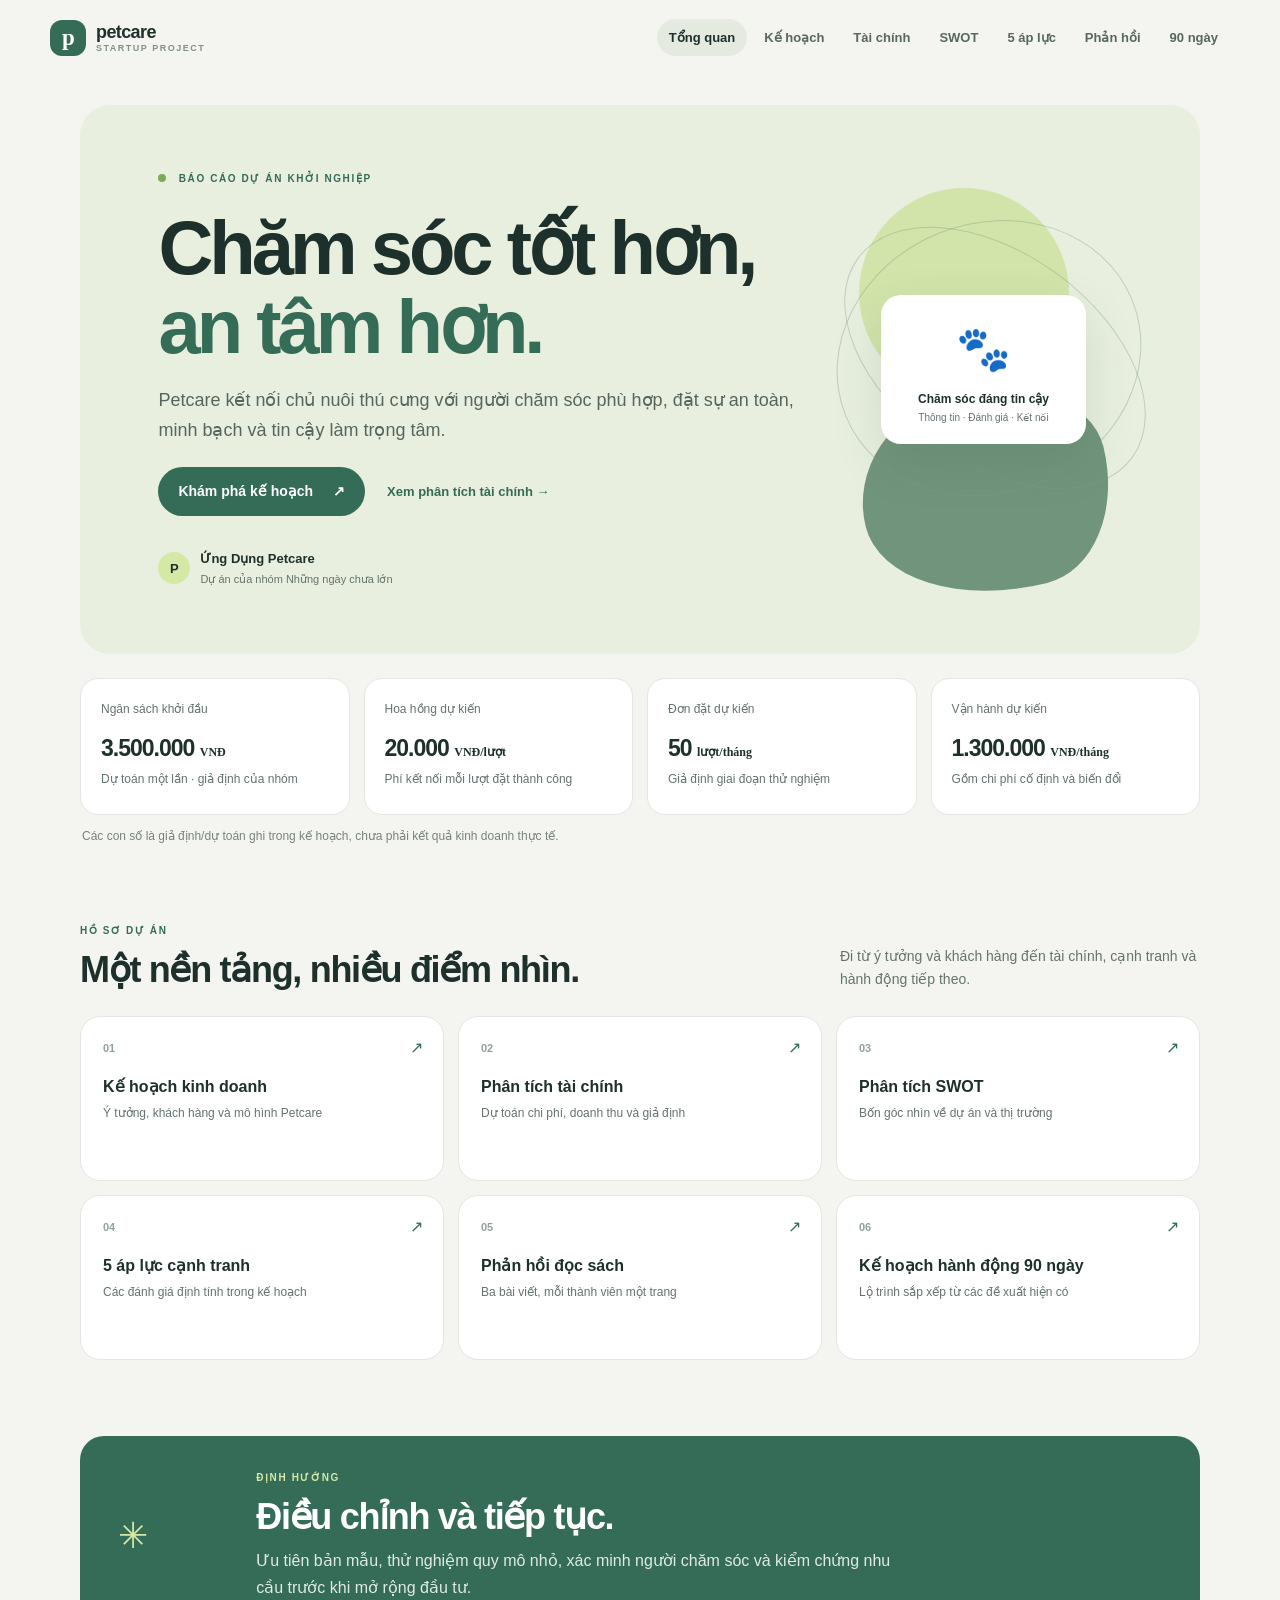
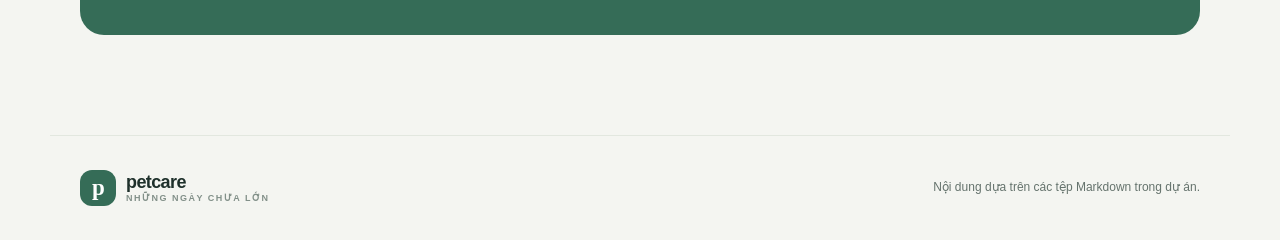
<file: index.html>
<!doctype html><html lang="vi"><head><meta charset="utf-8"><meta name="viewport" content="width=device-width, initial-scale=1"><meta name="theme-color" content="#f4f5f1"><title>Tổng quan dự án · Petcare</title><link rel="stylesheet" href="style.css"></head><body><header class="topbar"><a class="brand" href="index.html"><span class="brand-mark">p</span><span>petcare<small>STARTUP PROJECT</small></span></a><nav aria-label="Điều hướng chính"><a class="active" href="index.html">Tổng quan</a><a class="" href="business-plan.html">Kế hoạch</a><a class="" href="financial-analysis.html">Tài chính</a><a class="" href="swot.html">SWOT</a><a class="" href="five-forces.html">5 áp lực</a><a class="" href="reflections.html">Phản hồi</a><a class="" href="action-plan.html">90 ngày</a></nav></header><main><section class="hero"><div class="eyebrow"><span class="dot"></span> BÁO CÁO DỰ ÁN KHỞI NGHIỆP</div><h1>Chăm sóc tốt hơn,<br><em>an tâm hơn.</em></h1><p class="lead">Petcare kết nối chủ nuôi thú cưng với người chăm sóc phù hợp, đặt sự an toàn, minh bạch và tin cậy làm trọng tâm.</p><div class="hero-actions"><a class="button primary" href="business-plan.html">Khám phá kế hoạch <span>↗</span></a><a class="text-link" href="financial-analysis.html">Xem phân tích tài chính →</a></div><div class="hero-note"><span class="avatar">P</span><span><b>Ứng Dụng Petcare</b><small>Dự án của nhóm Những ngày chưa lớn</small></span></div><div class="hero-art" aria-hidden="true"><div class="sun"></div><div class="blob"></div><div class="pet-card"><div class="pet-face">🐾</div><span>Chăm sóc đáng tin cậy</span><small>Thông tin · Đánh giá · Kết nối</small></div><div class="orbit o1"></div><div class="orbit o2"></div></div></section><section class="metric-grid"><article class="metric"><span class="metric-label">Ngân sách khởi đầu</span><strong>3.500.000 <small>VNĐ</small></strong><span class="metric-foot">Dự toán một lần · giả định của nhóm</span></article><article class="metric"><span class="metric-label">Hoa hồng dự kiến</span><strong>20.000 <small>VNĐ/lượt</small></strong><span class="metric-foot">Phí kết nối mỗi lượt đặt thành công</span></article><article class="metric"><span class="metric-label">Đơn đặt dự kiến</span><strong>50 <small>lượt/tháng</small></strong><span class="metric-foot">Giả định giai đoạn thử nghiệm</span></article><article class="metric"><span class="metric-label">Vận hành dự kiến</span><strong>1.300.000 <small>VNĐ/tháng</small></strong><span class="metric-foot">Gồm chi phí cố định và biến đổi</span></article></section><p class="source-note">Các con số là giả định/dự toán ghi trong kế hoạch, chưa phải kết quả kinh doanh thực tế.</p><section class="section"><div class="section-head"><div><div class="eyebrow">HỒ SƠ DỰ ÁN</div><h2>Một nền tảng, nhiều điểm nhìn.</h2></div><p>Đi từ ý tưởng và khách hàng đến tài chính, cạnh tranh và hành động tiếp theo.</p></div><div class="link-grid"><a class="nav-card" href="business-plan.html"><span class="card-index">01</span><b>Kế hoạch kinh doanh</b><span>Ý tưởng, khách hàng và mô hình Petcare</span><i>↗</i></a><a class="nav-card" href="financial-analysis.html"><span class="card-index">02</span><b>Phân tích tài chính</b><span>Dự toán chi phí, doanh thu và giả định</span><i>↗</i></a><a class="nav-card" href="swot.html"><span class="card-index">03</span><b>Phân tích SWOT</b><span>Bốn góc nhìn về dự án và thị trường</span><i>↗</i></a><a class="nav-card" href="five-forces.html"><span class="card-index">04</span><b>5 áp lực cạnh tranh</b><span>Các đánh giá định tính trong kế hoạch</span><i>↗</i></a><a class="nav-card" href="reflections.html"><span class="card-index">05</span><b>Phản hồi đọc sách</b><span>Ba bài viết, mỗi thành viên một trang</span><i>↗</i></a><a class="nav-card" href="action-plan.html"><span class="card-index">06</span><b>Kế hoạch hành động 90 ngày</b><span>Lộ trình sắp xếp từ các đề xuất hiện có</span><i>↗</i></a></div></section><section class="callout"><div class="callout-icon">✳</div><div><div class="eyebrow">ĐỊNH HƯỚNG</div><h2>Điều chỉnh và tiếp tục.</h2><p>Ưu tiên bản mẫu, thử nghiệm quy mô nhỏ, xác minh người chăm sóc và kiểm chứng nhu cầu trước khi mở rộng đầu tư.</p></div><a class="text-link" href="action-plan.html">Xem hướng hành động →</a></section></main><footer><a class="brand" href="index.html"><span class="brand-mark">p</span><span>petcare<small>NHỮNG NGÀY CHƯA LỚN</small></span></a><p>Nội dung dựa trên các tệp Markdown trong dự án.</p></footer></body></html>
</file>
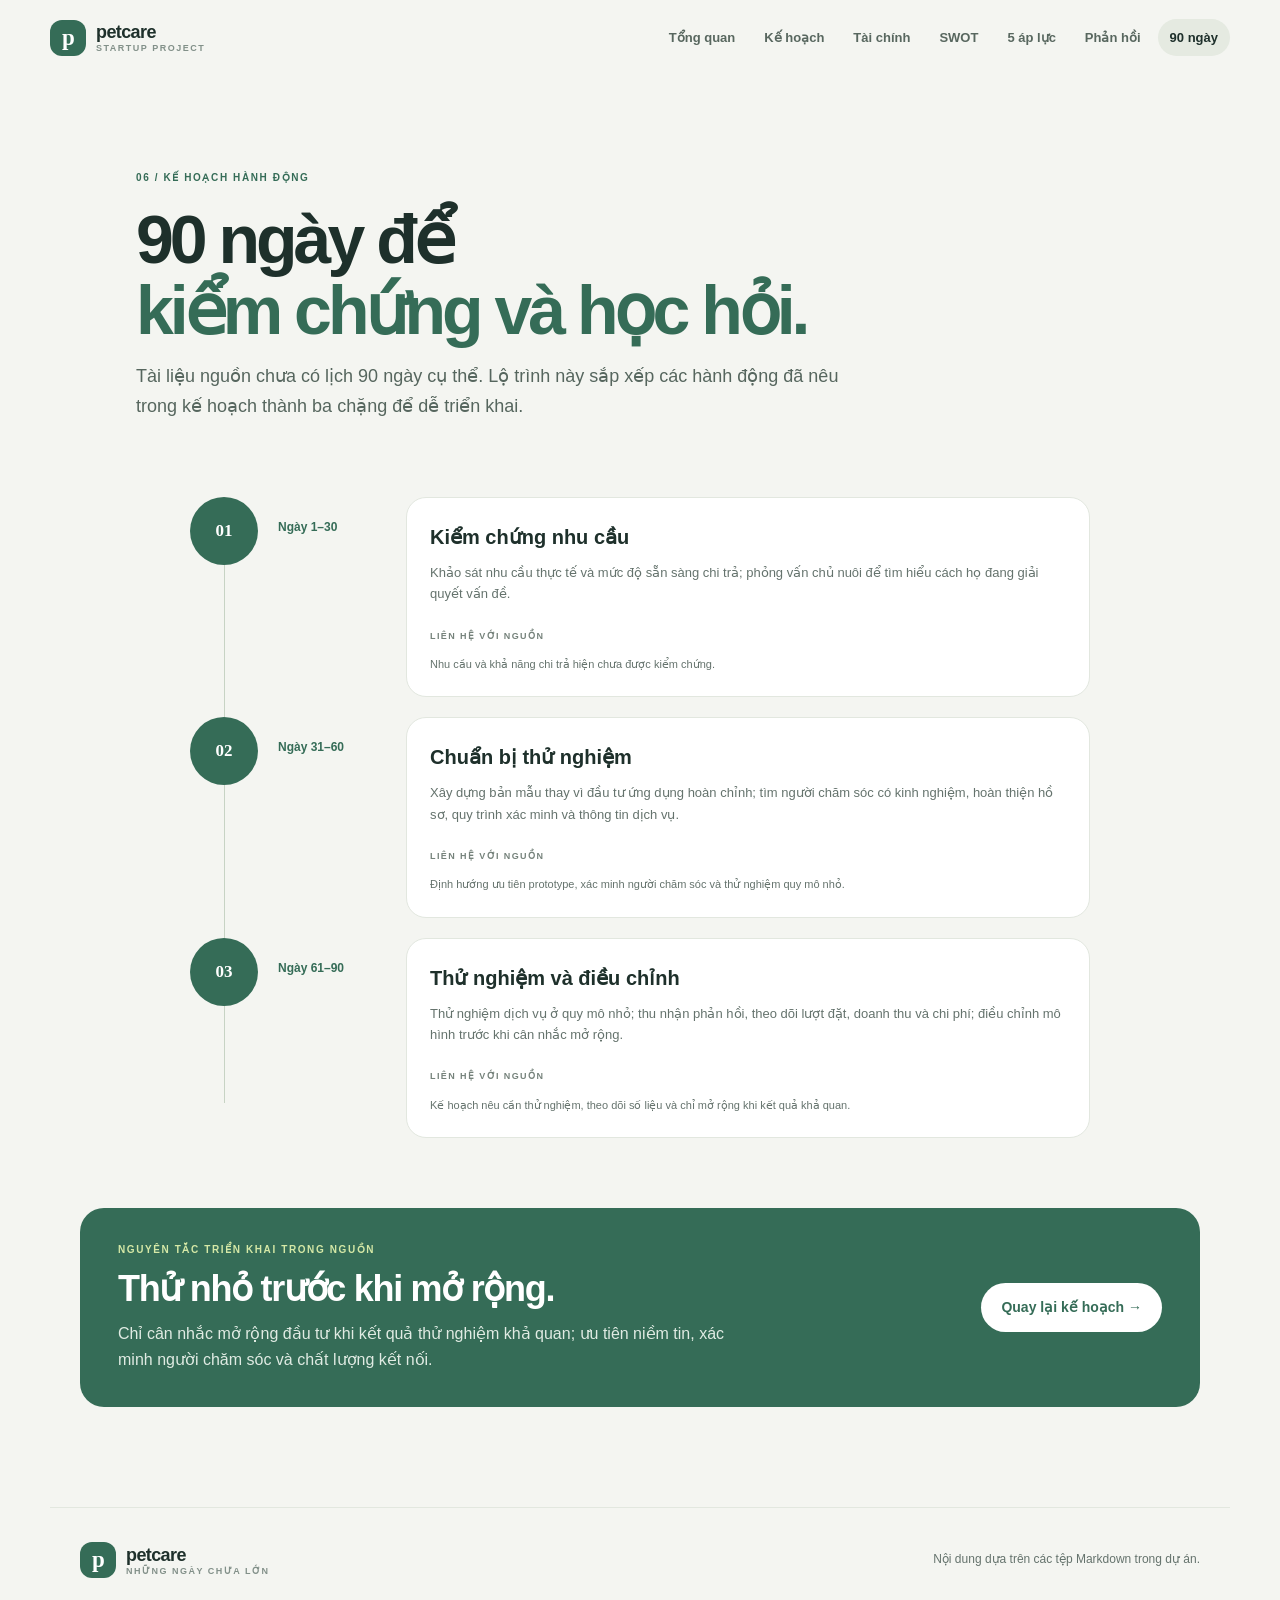
<file: action-plan.html>
<!doctype html><html lang="vi"><head><meta charset="utf-8"><meta name="viewport" content="width=device-width, initial-scale=1"><meta name="theme-color" content="#f4f5f1"><title>Kế hoạch hành động 90 ngày · Petcare</title><link rel="stylesheet" href="style.css"></head><body><header class="topbar"><a class="brand" href="index.html"><span class="brand-mark">p</span><span>petcare<small>STARTUP PROJECT</small></span></a><nav aria-label="Điều hướng chính"><a class="" href="index.html">Tổng quan</a><a class="" href="business-plan.html">Kế hoạch</a><a class="" href="financial-analysis.html">Tài chính</a><a class="" href="swot.html">SWOT</a><a class="" href="five-forces.html">5 áp lực</a><a class="" href="reflections.html">Phản hồi</a><a class="active" href="action-plan.html">90 ngày</a></nav></header><main><section class="page-hero"><div class="eyebrow">06 / KẾ HOẠCH HÀNH ĐỘNG</div><h1>90 ngày để<br><em>kiểm chứng và học hỏi.</em></h1><p class="lead">Tài liệu nguồn chưa có lịch 90 ngày cụ thể. Lộ trình này sắp xếp các hành động đã nêu trong kế hoạch thành ba chặng để dễ triển khai.</p></section><section class="timeline"><article class="timeline-item"><div class="timeline-marker">01</div><div class="timeline-period">Ngày 1–30</div><div class="timeline-card"><h2>Kiểm chứng nhu cầu</h2><p>Khảo sát nhu cầu thực tế và mức độ sẵn sàng chi trả; phỏng vấn chủ nuôi để tìm hiểu cách họ đang giải quyết vấn đề.</p><small>LIÊN HỆ VỚI NGUỒN</small><p class="basis">Nhu cầu và khả năng chi trả hiện chưa được kiểm chứng.</p></div></article><article class="timeline-item"><div class="timeline-marker">02</div><div class="timeline-period">Ngày 31–60</div><div class="timeline-card"><h2>Chuẩn bị thử nghiệm</h2><p>Xây dựng bản mẫu thay vì đầu tư ứng dụng hoàn chỉnh; tìm người chăm sóc có kinh nghiệm, hoàn thiện hồ sơ, quy trình xác minh và thông tin dịch vụ.</p><small>LIÊN HỆ VỚI NGUỒN</small><p class="basis">Định hướng ưu tiên prototype, xác minh người chăm sóc và thử nghiệm quy mô nhỏ.</p></div></article><article class="timeline-item"><div class="timeline-marker">03</div><div class="timeline-period">Ngày 61–90</div><div class="timeline-card"><h2>Thử nghiệm và điều chỉnh</h2><p>Thử nghiệm dịch vụ ở quy mô nhỏ; thu nhận phản hồi, theo dõi lượt đặt, doanh thu và chi phí; điều chỉnh mô hình trước khi cân nhắc mở rộng.</p><small>LIÊN HỆ VỚI NGUỒN</small><p class="basis">Kế hoạch nêu cần thử nghiệm, theo dõi số liệu và chỉ mở rộng khi kết quả khả quan.</p></div></article></section><section class="callout"><div><div class="eyebrow">NGUYÊN TẮC TRIỂN KHAI TRONG NGUỒN</div><h2>Thử nhỏ trước khi mở rộng.</h2><p>Chỉ cân nhắc mở rộng đầu tư khi kết quả thử nghiệm khả quan; ưu tiên niềm tin, xác minh người chăm sóc và chất lượng kết nối.</p></div><a class="button light" href="business-plan.html">Quay lại kế hoạch →</a></section></main><footer><a class="brand" href="index.html"><span class="brand-mark">p</span><span>petcare<small>NHỮNG NGÀY CHƯA LỚN</small></span></a><p>Nội dung dựa trên các tệp Markdown trong dự án.</p></footer></body></html>
</file>
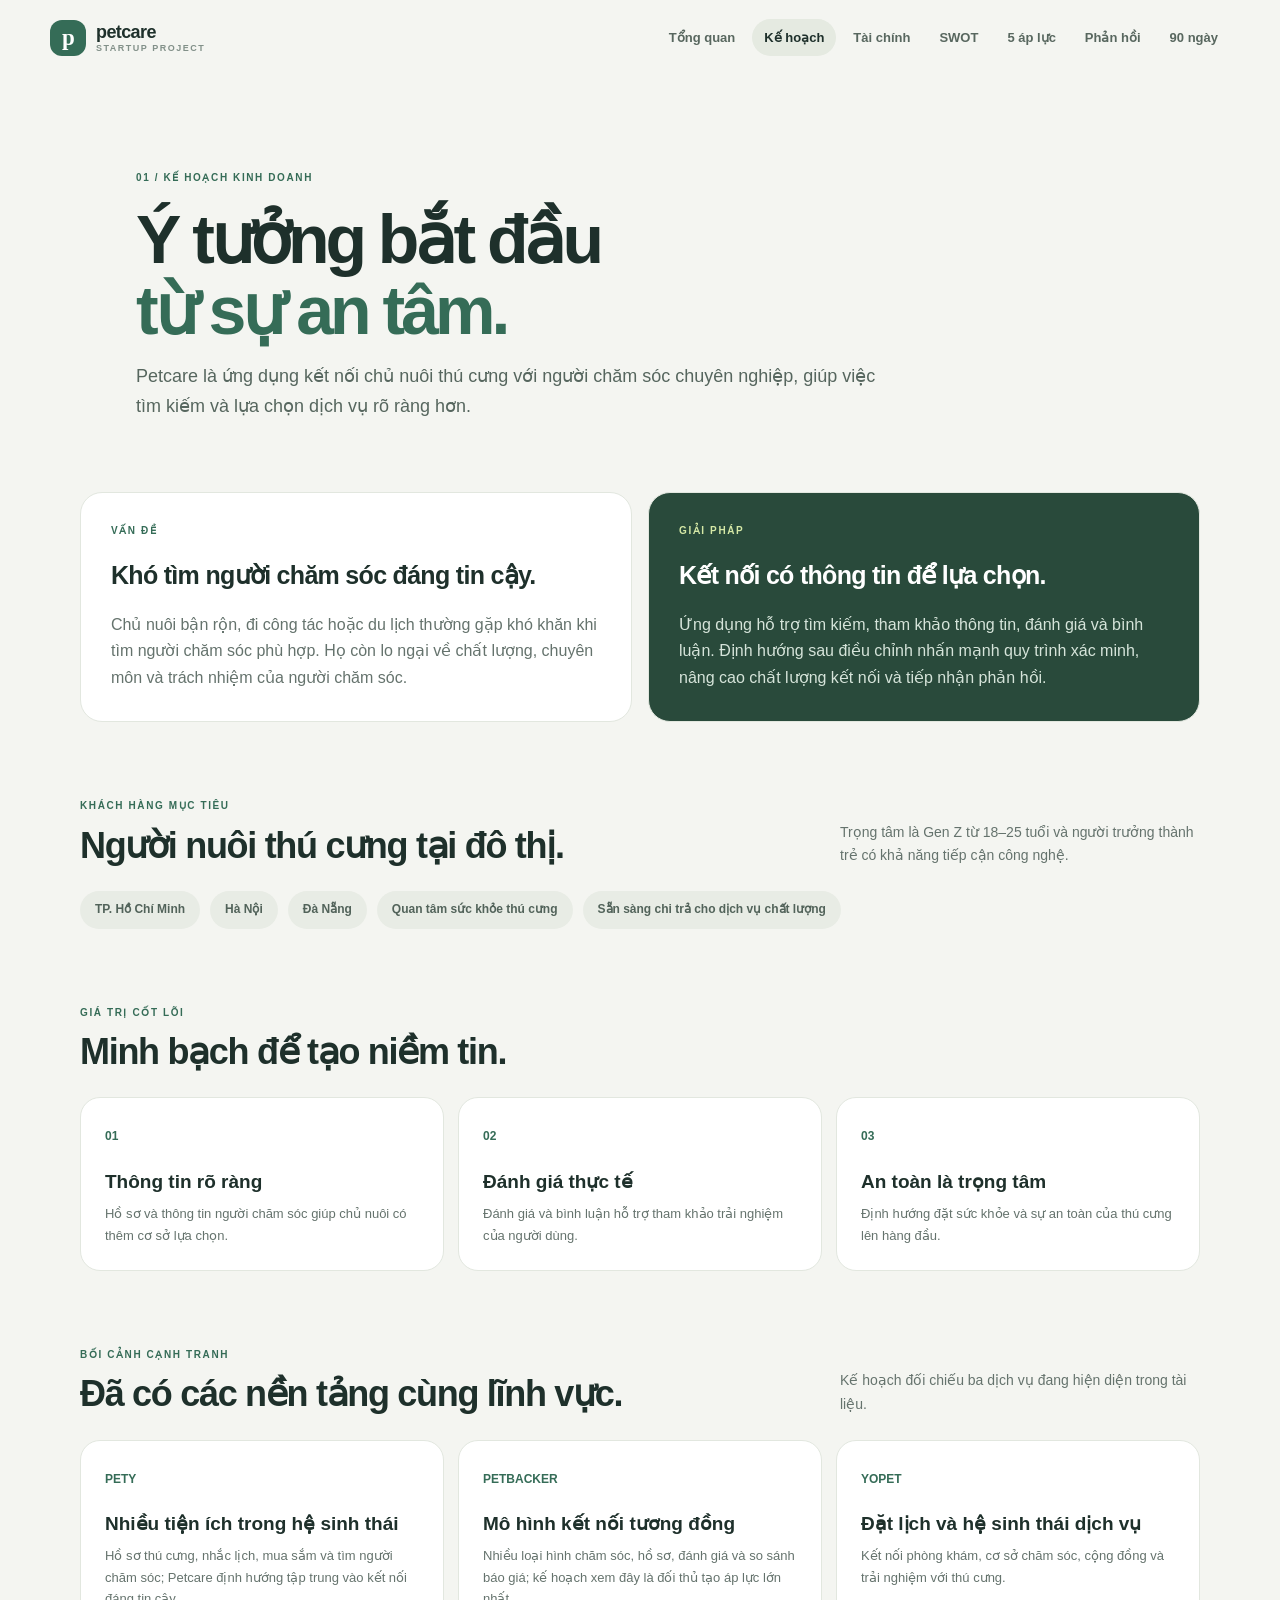
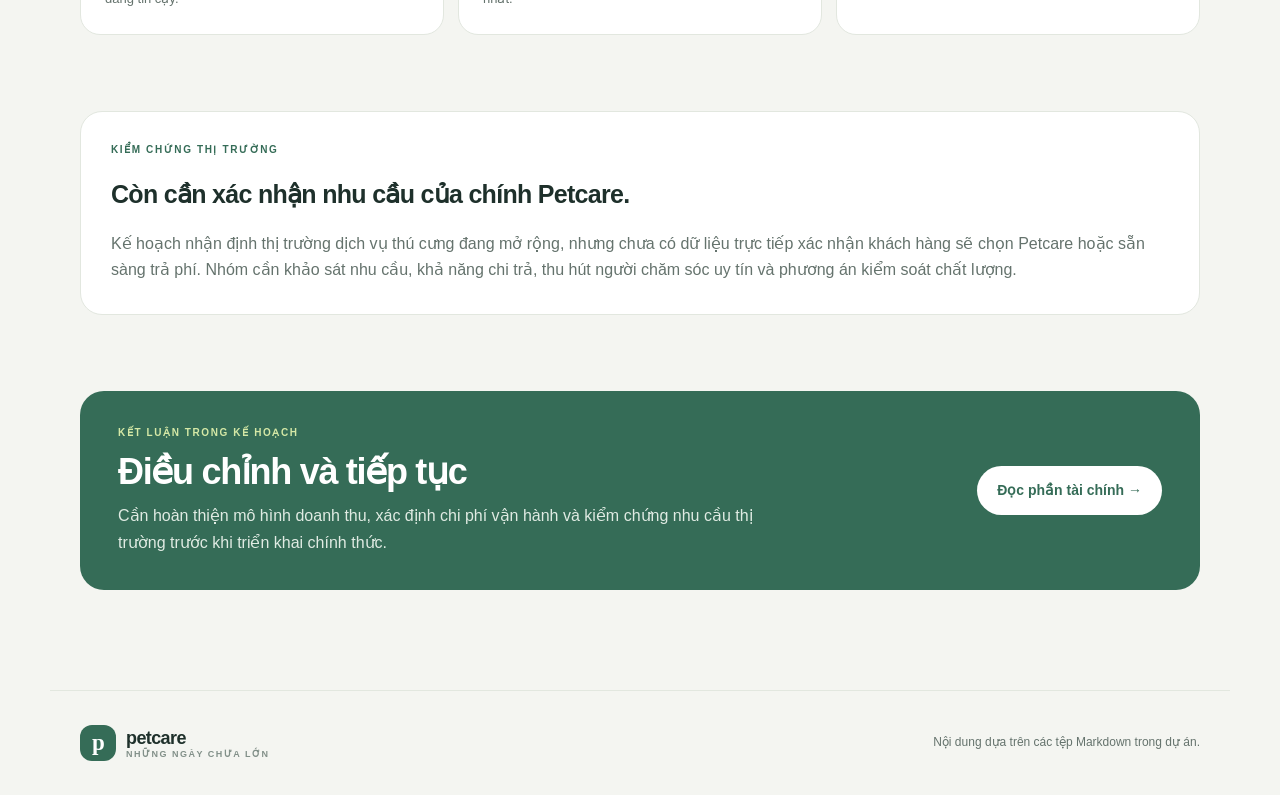
<file: business-plan.html>
<!doctype html><html lang="vi"><head><meta charset="utf-8"><meta name="viewport" content="width=device-width, initial-scale=1"><meta name="theme-color" content="#f4f5f1"><title>Kế hoạch kinh doanh · Petcare</title><link rel="stylesheet" href="style.css"></head><body><header class="topbar"><a class="brand" href="index.html"><span class="brand-mark">p</span><span>petcare<small>STARTUP PROJECT</small></span></a><nav aria-label="Điều hướng chính"><a class="" href="index.html">Tổng quan</a><a class="active" href="business-plan.html">Kế hoạch</a><a class="" href="financial-analysis.html">Tài chính</a><a class="" href="swot.html">SWOT</a><a class="" href="five-forces.html">5 áp lực</a><a class="" href="reflections.html">Phản hồi</a><a class="" href="action-plan.html">90 ngày</a></nav></header><main><section class="page-hero"><div class="eyebrow">01 / KẾ HOẠCH KINH DOANH</div><h1>Ý tưởng bắt đầu<br><em>từ sự an tâm.</em></h1><p class="lead">Petcare là ứng dụng kết nối chủ nuôi thú cưng với người chăm sóc chuyên nghiệp, giúp việc tìm kiếm và lựa chọn dịch vụ rõ ràng hơn.</p></section><section class="split"><article class="panel"><div class="eyebrow">VẤN ĐỀ</div><h2>Khó tìm người chăm sóc đáng tin cậy.</h2><p>Chủ nuôi bận rộn, đi công tác hoặc du lịch thường gặp khó khăn khi tìm người chăm sóc phù hợp. Họ còn lo ngại về chất lượng, chuyên môn và trách nhiệm của người chăm sóc.</p></article><article class="panel dark"><div class="eyebrow">GIẢI PHÁP</div><h2>Kết nối có thông tin để lựa chọn.</h2><p>Ứng dụng hỗ trợ tìm kiếm, tham khảo thông tin, đánh giá và bình luận. Định hướng sau điều chỉnh nhấn mạnh quy trình xác minh, nâng cao chất lượng kết nối và tiếp nhận phản hồi.</p></article></section><section class="section"><div class="section-head"><div><div class="eyebrow">KHÁCH HÀNG MỤC TIÊU</div><h2>Người nuôi thú cưng tại đô thị.</h2></div><p>Trọng tâm là Gen Z từ 18–25 tuổi và người trưởng thành trẻ có khả năng tiếp cận công nghệ.</p></div><div class="tag-row"><span>TP. Hồ Chí Minh</span><span>Hà Nội</span><span>Đà Nẵng</span><span>Quan tâm sức khỏe thú cưng</span><span>Sẵn sàng chi trả cho dịch vụ chất lượng</span></div></section><section class="section"><div class="section-head"><div><div class="eyebrow">GIÁ TRỊ CỐT LÕI</div><h2>Minh bạch để tạo niềm tin.</h2></div></div><div class="value-grid"><article class="value-card"><b>01</b><h3>Thông tin rõ ràng</h3><p>Hồ sơ và thông tin người chăm sóc giúp chủ nuôi có thêm cơ sở lựa chọn.</p></article><article class="value-card"><b>02</b><h3>Đánh giá thực tế</h3><p>Đánh giá và bình luận hỗ trợ tham khảo trải nghiệm của người dùng.</p></article><article class="value-card"><b>03</b><h3>An toàn là trọng tâm</h3><p>Định hướng đặt sức khỏe và sự an toàn của thú cưng lên hàng đầu.</p></article></div></section><section class="section"><div class="section-head"><div><div class="eyebrow">BỐI CẢNH CẠNH TRANH</div><h2>Đã có các nền tảng cùng lĩnh vực.</h2></div><p>Kế hoạch đối chiếu ba dịch vụ đang hiện diện trong tài liệu.</p></div><div class="value-grid"><article class="value-card"><b>PETY</b><h3>Nhiều tiện ích trong hệ sinh thái</h3><p>Hồ sơ thú cưng, nhắc lịch, mua sắm và tìm người chăm sóc; Petcare định hướng tập trung vào kết nối đáng tin cậy.</p></article><article class="value-card"><b>PETBACKER</b><h3>Mô hình kết nối tương đồng</h3><p>Nhiều loại hình chăm sóc, hồ sơ, đánh giá và so sánh báo giá; kế hoạch xem đây là đối thủ tạo áp lực lớn nhất.</p></article><article class="value-card"><b>YOPET</b><h3>Đặt lịch và hệ sinh thái dịch vụ</h3><p>Kết nối phòng khám, cơ sở chăm sóc, cộng đồng và trải nghiệm với thú cưng.</p></article></div></section><section class="section"><div class="panel"><div class="eyebrow">KIỂM CHỨNG THỊ TRƯỜNG</div><h2>Còn cần xác nhận nhu cầu của chính Petcare.</h2><p>Kế hoạch nhận định thị trường dịch vụ thú cưng đang mở rộng, nhưng chưa có dữ liệu trực tiếp xác nhận khách hàng sẽ chọn Petcare hoặc sẵn sàng trả phí. Nhóm cần khảo sát nhu cầu, khả năng chi trả, thu hút người chăm sóc uy tín và phương án kiểm soát chất lượng.</p></div></section><section class="callout"><div><div class="eyebrow">KẾT LUẬN TRONG KẾ HOẠCH</div><h2>Điều chỉnh và tiếp tục</h2><p>Cần hoàn thiện mô hình doanh thu, xác định chi phí vận hành và kiểm chứng nhu cầu thị trường trước khi triển khai chính thức.</p></div><a class="button light" href="financial-analysis.html">Đọc phần tài chính →</a></section></main><footer><a class="brand" href="index.html"><span class="brand-mark">p</span><span>petcare<small>NHỮNG NGÀY CHƯA LỚN</small></span></a><p>Nội dung dựa trên các tệp Markdown trong dự án.</p></footer></body></html>
</file>
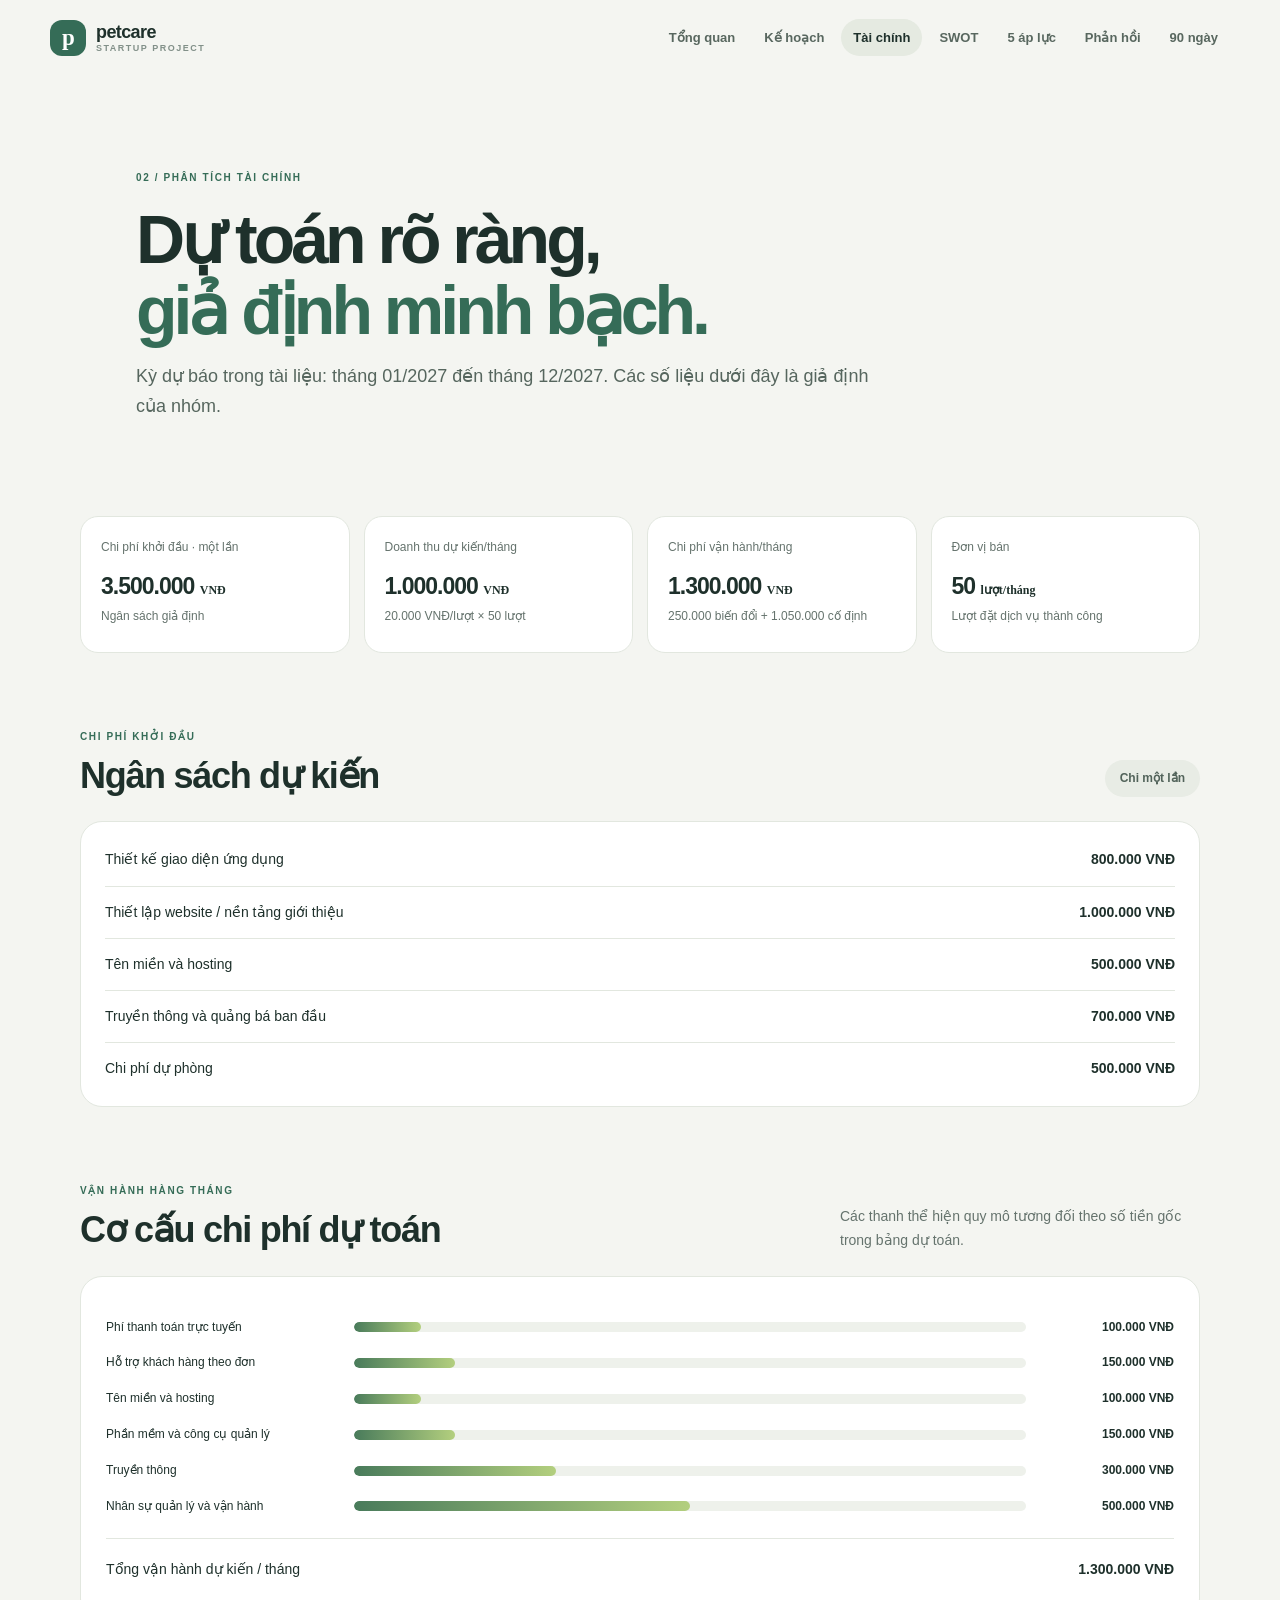
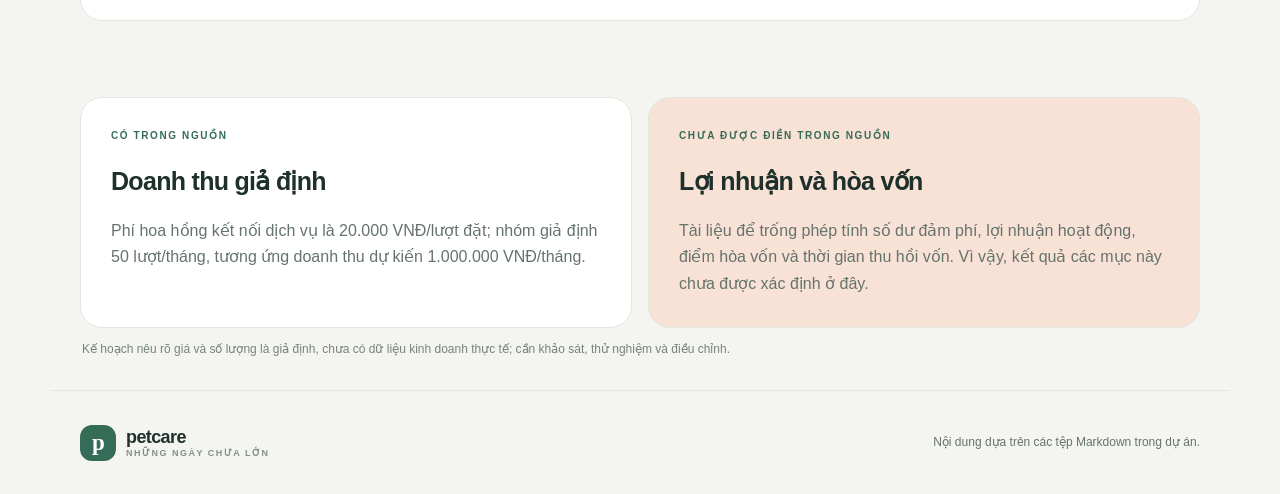
<file: financial-analysis.html>
<!doctype html><html lang="vi"><head><meta charset="utf-8"><meta name="viewport" content="width=device-width, initial-scale=1"><meta name="theme-color" content="#f4f5f1"><title>Phân tích tài chính · Petcare</title><link rel="stylesheet" href="style.css"></head><body><header class="topbar"><a class="brand" href="index.html"><span class="brand-mark">p</span><span>petcare<small>STARTUP PROJECT</small></span></a><nav aria-label="Điều hướng chính"><a class="" href="index.html">Tổng quan</a><a class="" href="business-plan.html">Kế hoạch</a><a class="active" href="financial-analysis.html">Tài chính</a><a class="" href="swot.html">SWOT</a><a class="" href="five-forces.html">5 áp lực</a><a class="" href="reflections.html">Phản hồi</a><a class="" href="action-plan.html">90 ngày</a></nav></header><main><section class="page-hero"><div class="eyebrow">02 / PHÂN TÍCH TÀI CHÍNH</div><h1>Dự toán rõ ràng,<br><em>giả định minh bạch.</em></h1><p class="lead">Kỳ dự báo trong tài liệu: tháng 01/2027 đến tháng 12/2027. Các số liệu dưới đây là giả định của nhóm.</p></section><section class="metric-grid"><article class="metric"><span class="metric-label">Chi phí khởi đầu · một lần</span><strong>3.500.000 <small>VNĐ</small></strong><span class="metric-foot">Ngân sách giả định</span></article><article class="metric"><span class="metric-label">Doanh thu dự kiến/tháng</span><strong>1.000.000 <small>VNĐ</small></strong><span class="metric-foot">20.000 VNĐ/lượt × 50 lượt</span></article><article class="metric"><span class="metric-label">Chi phí vận hành/tháng</span><strong>1.300.000 <small>VNĐ</small></strong><span class="metric-foot">250.000 biến đổi + 1.050.000 cố định</span></article><article class="metric"><span class="metric-label">Đơn vị bán</span><strong>50 <small>lượt/tháng</small></strong><span class="metric-foot">Lượt đặt dịch vụ thành công</span></article></section><section class="section"><div class="section-head"><div><div class="eyebrow">CHI PHÍ KHỞI ĐẦU</div><h2>Ngân sách dự kiến</h2></div><span class="pill">Chi một lần</span></div><div class="cost-list"><div><span>Thiết kế giao diện ứng dụng</span><b>800.000 VNĐ</b></div><div><span>Thiết lập website / nền tảng giới thiệu</span><b>1.000.000 VNĐ</b></div><div><span>Tên miền và hosting</span><b>500.000 VNĐ</b></div><div><span>Truyền thông và quảng bá ban đầu</span><b>700.000 VNĐ</b></div><div><span>Chi phí dự phòng</span><b>500.000 VNĐ</b></div></div></section><section class="section"><div class="section-head"><div><div class="eyebrow">VẬN HÀNH HÀNG THÁNG</div><h2>Cơ cấu chi phí dự toán</h2></div><p>Các thanh thể hiện quy mô tương đối theo số tiền gốc trong bảng dự toán.</p></div><div class="chart-card"><div class="bar-row"><span>Phí thanh toán trực tuyến</span><div class="bar-track"><i style="width:10%"></i></div><b>100.000 VNĐ</b></div><div class="bar-row"><span>Hỗ trợ khách hàng theo đơn</span><div class="bar-track"><i style="width:15%"></i></div><b>150.000 VNĐ</b></div><div class="bar-row"><span>Tên miền và hosting</span><div class="bar-track"><i style="width:10%"></i></div><b>100.000 VNĐ</b></div><div class="bar-row"><span>Phần mềm và công cụ quản lý</span><div class="bar-track"><i style="width:15%"></i></div><b>150.000 VNĐ</b></div><div class="bar-row"><span>Truyền thông</span><div class="bar-track"><i style="width:30%"></i></div><b>300.000 VNĐ</b></div><div class="bar-row"><span>Nhân sự quản lý và vận hành</span><div class="bar-track"><i style="width:50%"></i></div><b>500.000 VNĐ</b></div><div class="chart-total"><span>Tổng vận hành dự kiến / tháng</span><strong>1.300.000 VNĐ</strong></div></div></section><section class="split"><article class="panel"><div class="eyebrow">CÓ TRONG NGUỒN</div><h2>Doanh thu giả định</h2><p>Phí hoa hồng kết nối dịch vụ là 20.000 VNĐ/lượt đặt; nhóm giả định 50 lượt/tháng, tương ứng doanh thu dự kiến 1.000.000 VNĐ/tháng.</p></article><article class="panel warm"><div class="eyebrow">CHƯA ĐƯỢC ĐIỀN TRONG NGUỒN</div><h2>Lợi nhuận và hòa vốn</h2><p>Tài liệu để trống phép tính số dư đảm phí, lợi nhuận hoạt động, điểm hòa vốn và thời gian thu hồi vốn. Vì vậy, kết quả các mục này chưa được xác định ở đây.</p></article></section><p class="source-note">Kế hoạch nêu rõ giá và số lượng là giả định, chưa có dữ liệu kinh doanh thực tế; cần khảo sát, thử nghiệm và điều chỉnh.</p></main><footer><a class="brand" href="index.html"><span class="brand-mark">p</span><span>petcare<small>NHỮNG NGÀY CHƯA LỚN</small></span></a><p>Nội dung dựa trên các tệp Markdown trong dự án.</p></footer></body></html>
</file>
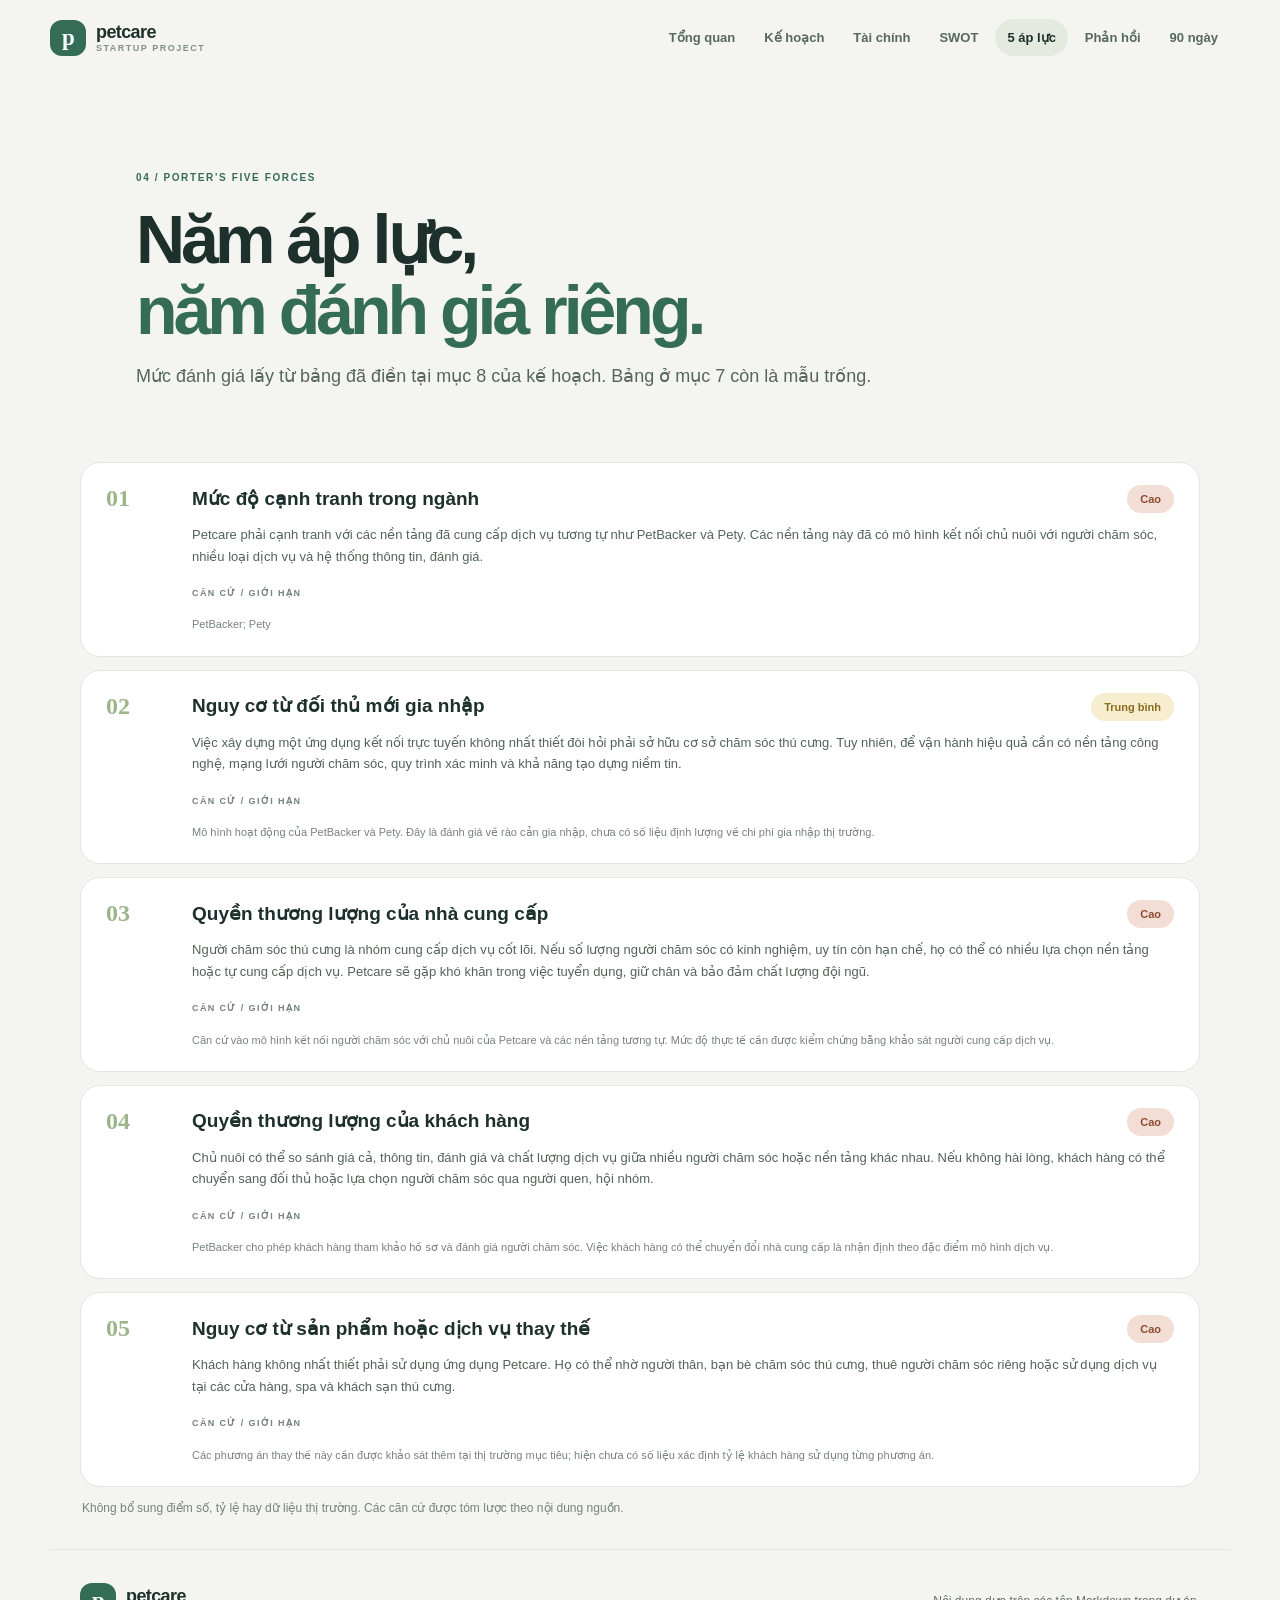
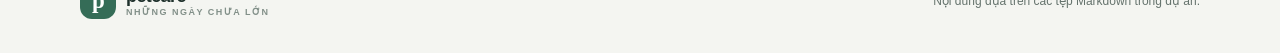
<file: five-forces.html>
<!doctype html><html lang="vi"><head><meta charset="utf-8"><meta name="viewport" content="width=device-width, initial-scale=1"><meta name="theme-color" content="#f4f5f1"><title>5 áp lực cạnh tranh · Petcare</title><link rel="stylesheet" href="style.css"></head><body><header class="topbar"><a class="brand" href="index.html"><span class="brand-mark">p</span><span>petcare<small>STARTUP PROJECT</small></span></a><nav aria-label="Điều hướng chính"><a class="" href="index.html">Tổng quan</a><a class="" href="business-plan.html">Kế hoạch</a><a class="" href="financial-analysis.html">Tài chính</a><a class="" href="swot.html">SWOT</a><a class="active" href="five-forces.html">5 áp lực</a><a class="" href="reflections.html">Phản hồi</a><a class="" href="action-plan.html">90 ngày</a></nav></header><main><section class="page-hero"><div class="eyebrow">04 / PORTER’S FIVE FORCES</div><h1>Năm áp lực,<br><em>năm đánh giá riêng.</em></h1><p class="lead">Mức đánh giá lấy từ bảng đã điền tại mục 8 của kế hoạch. Bảng ở mục 7 còn là mẫu trống.</p></section><section class="force-list"><article class="force-card"><div class="force-number">01</div><div class="force-content"><div class="force-heading"><h2>Mức độ cạnh tranh trong ngành</h2><span class="rating ">Cao</span></div><p>Petcare phải cạnh tranh với các nền tảng đã cung cấp dịch vụ tương tự như PetBacker và Pety. Các nền tảng này đã có mô hình kết nối chủ nuôi với người chăm sóc, nhiều loại dịch vụ và hệ thống thông tin, đánh giá.</p><small>CĂN CỨ / GIỚI HẠN</small><p class="basis">PetBacker; Pety</p></div></article><article class="force-card"><div class="force-number">02</div><div class="force-content"><div class="force-heading"><h2>Nguy cơ từ đối thủ mới gia nhập</h2><span class="rating trung">Trung bình</span></div><p>Việc xây dựng một ứng dụng kết nối trực tuyến không nhất thiết đòi hỏi phải sở hữu cơ sở chăm sóc thú cưng. Tuy nhiên, để vận hành hiệu quả cần có nền tảng công nghệ, mạng lưới người chăm sóc, quy trình xác minh và khả năng tạo dựng niềm tin.</p><small>CĂN CỨ / GIỚI HẠN</small><p class="basis">Mô hình hoạt động của PetBacker và Pety. Đây là đánh giá về rào cản gia nhập, chưa có số liệu định lượng về chi phí gia nhập thị trường.</p></div></article><article class="force-card"><div class="force-number">03</div><div class="force-content"><div class="force-heading"><h2>Quyền thương lượng của nhà cung cấp</h2><span class="rating ">Cao</span></div><p>Người chăm sóc thú cưng là nhóm cung cấp dịch vụ cốt lõi. Nếu số lượng người chăm sóc có kinh nghiệm, uy tín còn hạn chế, họ có thể có nhiều lựa chọn nền tảng hoặc tự cung cấp dịch vụ. Petcare sẽ gặp khó khăn trong việc tuyển dụng, giữ chân và bảo đảm chất lượng đội ngũ.</p><small>CĂN CỨ / GIỚI HẠN</small><p class="basis">Căn cứ vào mô hình kết nối người chăm sóc với chủ nuôi của Petcare và các nền tảng tương tự. Mức độ thực tế cần được kiểm chứng bằng khảo sát người cung cấp dịch vụ.</p></div></article><article class="force-card"><div class="force-number">04</div><div class="force-content"><div class="force-heading"><h2>Quyền thương lượng của khách hàng</h2><span class="rating ">Cao</span></div><p>Chủ nuôi có thể so sánh giá cả, thông tin, đánh giá và chất lượng dịch vụ giữa nhiều người chăm sóc hoặc nền tảng khác nhau. Nếu không hài lòng, khách hàng có thể chuyển sang đối thủ hoặc lựa chọn người chăm sóc qua người quen, hội nhóm.</p><small>CĂN CỨ / GIỚI HẠN</small><p class="basis">PetBacker cho phép khách hàng tham khảo hồ sơ và đánh giá người chăm sóc. Việc khách hàng có thể chuyển đổi nhà cung cấp là nhận định theo đặc điểm mô hình dịch vụ.</p></div></article><article class="force-card"><div class="force-number">05</div><div class="force-content"><div class="force-heading"><h2>Nguy cơ từ sản phẩm hoặc dịch vụ thay thế</h2><span class="rating ">Cao</span></div><p>Khách hàng không nhất thiết phải sử dụng ứng dụng Petcare. Họ có thể nhờ người thân, bạn bè chăm sóc thú cưng, thuê người chăm sóc riêng hoặc sử dụng dịch vụ tại các cửa hàng, spa và khách sạn thú cưng.</p><small>CĂN CỨ / GIỚI HẠN</small><p class="basis">Các phương án thay thế này cần được khảo sát thêm tại thị trường mục tiêu; hiện chưa có số liệu xác định tỷ lệ khách hàng sử dụng từng phương án.</p></div></article></section><p class="source-note">Không bổ sung điểm số, tỷ lệ hay dữ liệu thị trường. Các căn cứ được tóm lược theo nội dung nguồn.</p></main><footer><a class="brand" href="index.html"><span class="brand-mark">p</span><span>petcare<small>NHỮNG NGÀY CHƯA LỚN</small></span></a><p>Nội dung dựa trên các tệp Markdown trong dự án.</p></footer></body></html>
</file>
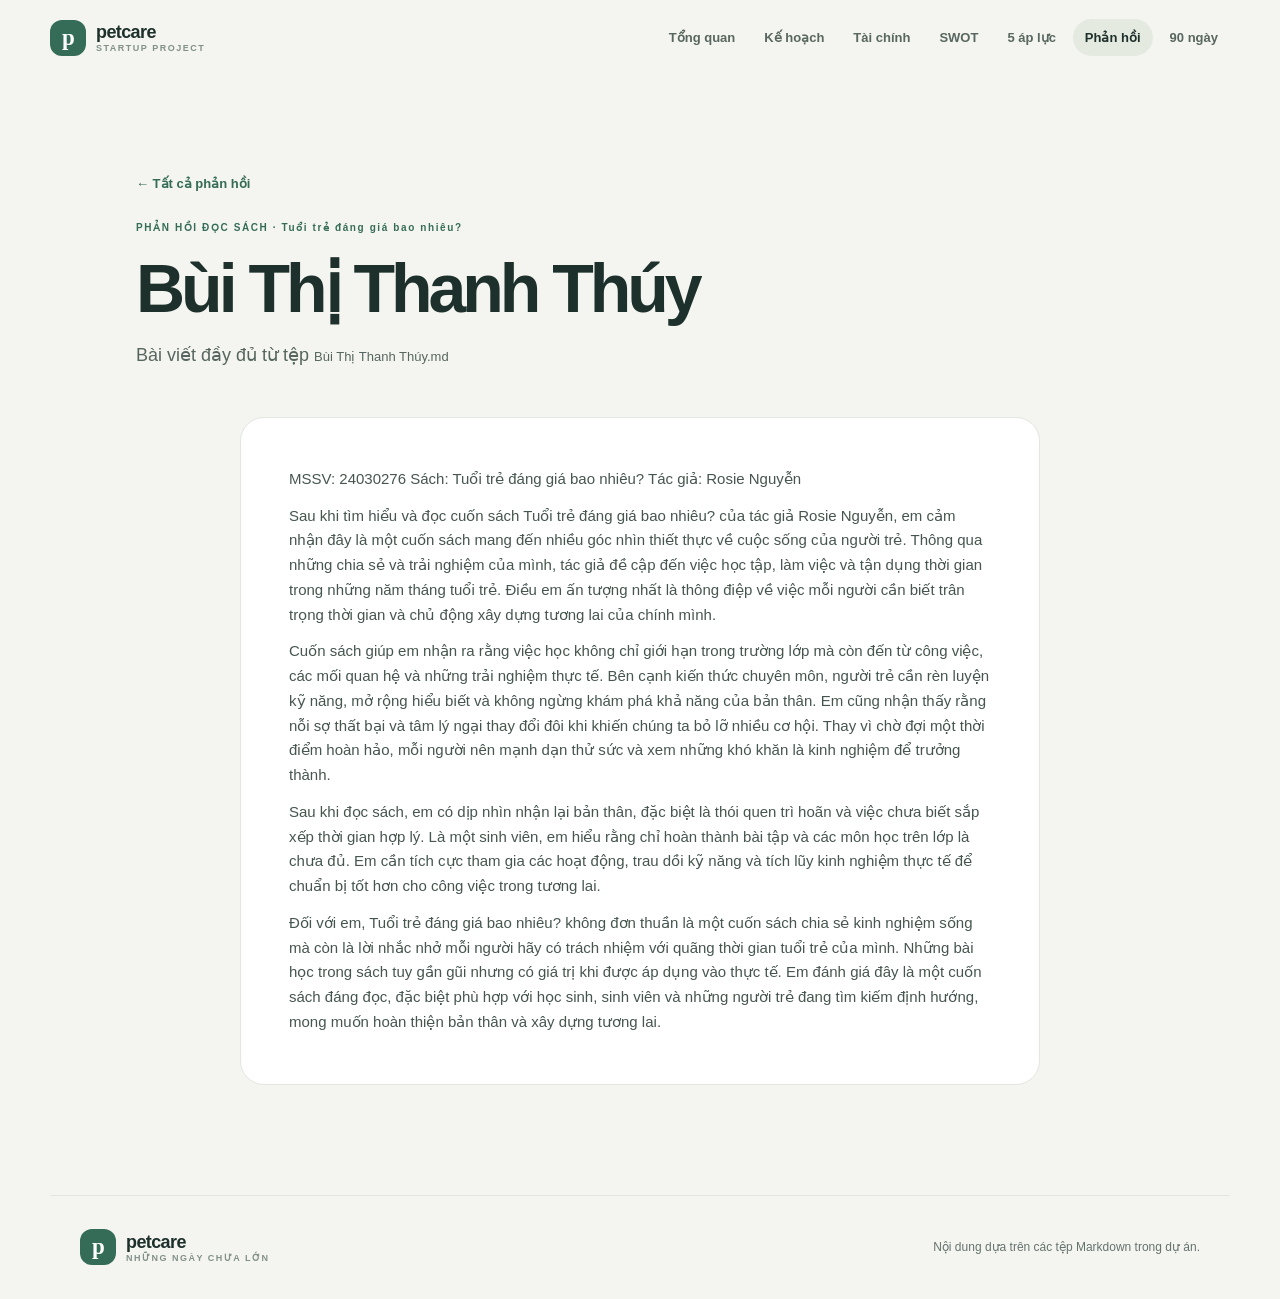
<file: reflection-bui-thi-thanh-thuy.html>
<!doctype html><html lang="vi"><head><meta charset="utf-8"><meta name="viewport" content="width=device-width, initial-scale=1"><meta name="theme-color" content="#f4f5f1"><title>Phản hồi · Bùi Thị Thanh Thúy · Petcare</title><link rel="stylesheet" href="style.css"></head><body><header class="topbar"><a class="brand" href="index.html"><span class="brand-mark">p</span><span>petcare<small>STARTUP PROJECT</small></span></a><nav aria-label="Điều hướng chính"><a class="" href="index.html">Tổng quan</a><a class="" href="business-plan.html">Kế hoạch</a><a class="" href="financial-analysis.html">Tài chính</a><a class="" href="swot.html">SWOT</a><a class="" href="five-forces.html">5 áp lực</a><a class="active" href="reflections.html">Phản hồi</a><a class="" href="action-plan.html">90 ngày</a></nav></header><main><section class="page-hero compact"><a class="back-link" href="reflections.html">← Tất cả phản hồi</a><div class="eyebrow">PHẢN HỒI ĐỌC SÁCH · Tuổi trẻ đáng giá bao nhiêu?</div><h1>Bùi Thị Thanh Thúy</h1><p class="lead">Bài viết đầy đủ từ tệp <span class="source-file">Bùi Thị Thanh Thúy.md</span></p></section><article class="article-body"><h1>Bùi Thị Thanh Thúy</h1>
<p>MSSV: 24030276 Sách: Tuổi trẻ đáng giá bao nhiêu? Tác giả: Rosie Nguyễn</p>
<p>Sau khi tìm hiểu và đọc cuốn sách Tuổi trẻ đáng giá bao nhiêu? của tác giả Rosie Nguyễn, em cảm nhận đây là một cuốn sách mang đến nhiều góc nhìn thiết thực về cuộc sống của người trẻ. Thông qua những chia sẻ và trải nghiệm của mình, tác giả đề cập đến việc học tập, làm việc và tận dụng thời gian trong những năm tháng tuổi trẻ. Điều em ấn tượng nhất là thông điệp về việc mỗi người cần biết trân trọng thời gian và chủ động xây dựng tương lai của chính mình.</p>
<p>Cuốn sách giúp em nhận ra rằng việc học không chỉ giới hạn trong trường lớp mà còn đến từ công việc, các mối quan hệ và những trải nghiệm thực tế. Bên cạnh kiến thức chuyên môn, người trẻ cần rèn luyện kỹ năng, mở rộng hiểu biết và không ngừng khám phá khả năng của bản thân. Em cũng nhận thấy rằng nỗi sợ thất bại và tâm lý ngại thay đổi đôi khi khiến chúng ta bỏ lỡ nhiều cơ hội. Thay vì chờ đợi một thời điểm hoàn hảo, mỗi người nên mạnh dạn thử sức và xem những khó khăn là kinh nghiệm để trưởng thành.</p>
<p>Sau khi đọc sách, em có dịp nhìn nhận lại bản thân, đặc biệt là thói quen trì hoãn và việc chưa biết sắp xếp thời gian hợp lý. Là một sinh viên, em hiểu rằng chỉ hoàn thành bài tập và các môn học trên lớp là chưa đủ. Em cần tích cực tham gia các hoạt động, trau dồi kỹ năng và tích lũy kinh nghiệm thực tế để chuẩn bị tốt hơn cho công việc trong tương lai.</p>
<p>Đối với em, Tuổi trẻ đáng giá bao nhiêu? không đơn thuần là một cuốn sách chia sẻ kinh nghiệm sống mà còn là lời nhắc nhở mỗi người hãy có trách nhiệm với quãng thời gian tuổi trẻ của mình. Những bài học trong sách tuy gần gũi nhưng có giá trị khi được áp dụng vào thực tế. Em đánh giá đây là một cuốn sách đáng đọc, đặc biệt phù hợp với học sinh, sinh viên và những người trẻ đang tìm kiếm định hướng, mong muốn hoàn thiện bản thân và xây dựng tương lai.</p></article></main><footer><a class="brand" href="index.html"><span class="brand-mark">p</span><span>petcare<small>NHỮNG NGÀY CHƯA LỚN</small></span></a><p>Nội dung dựa trên các tệp Markdown trong dự án.</p></footer></body></html>
</file>
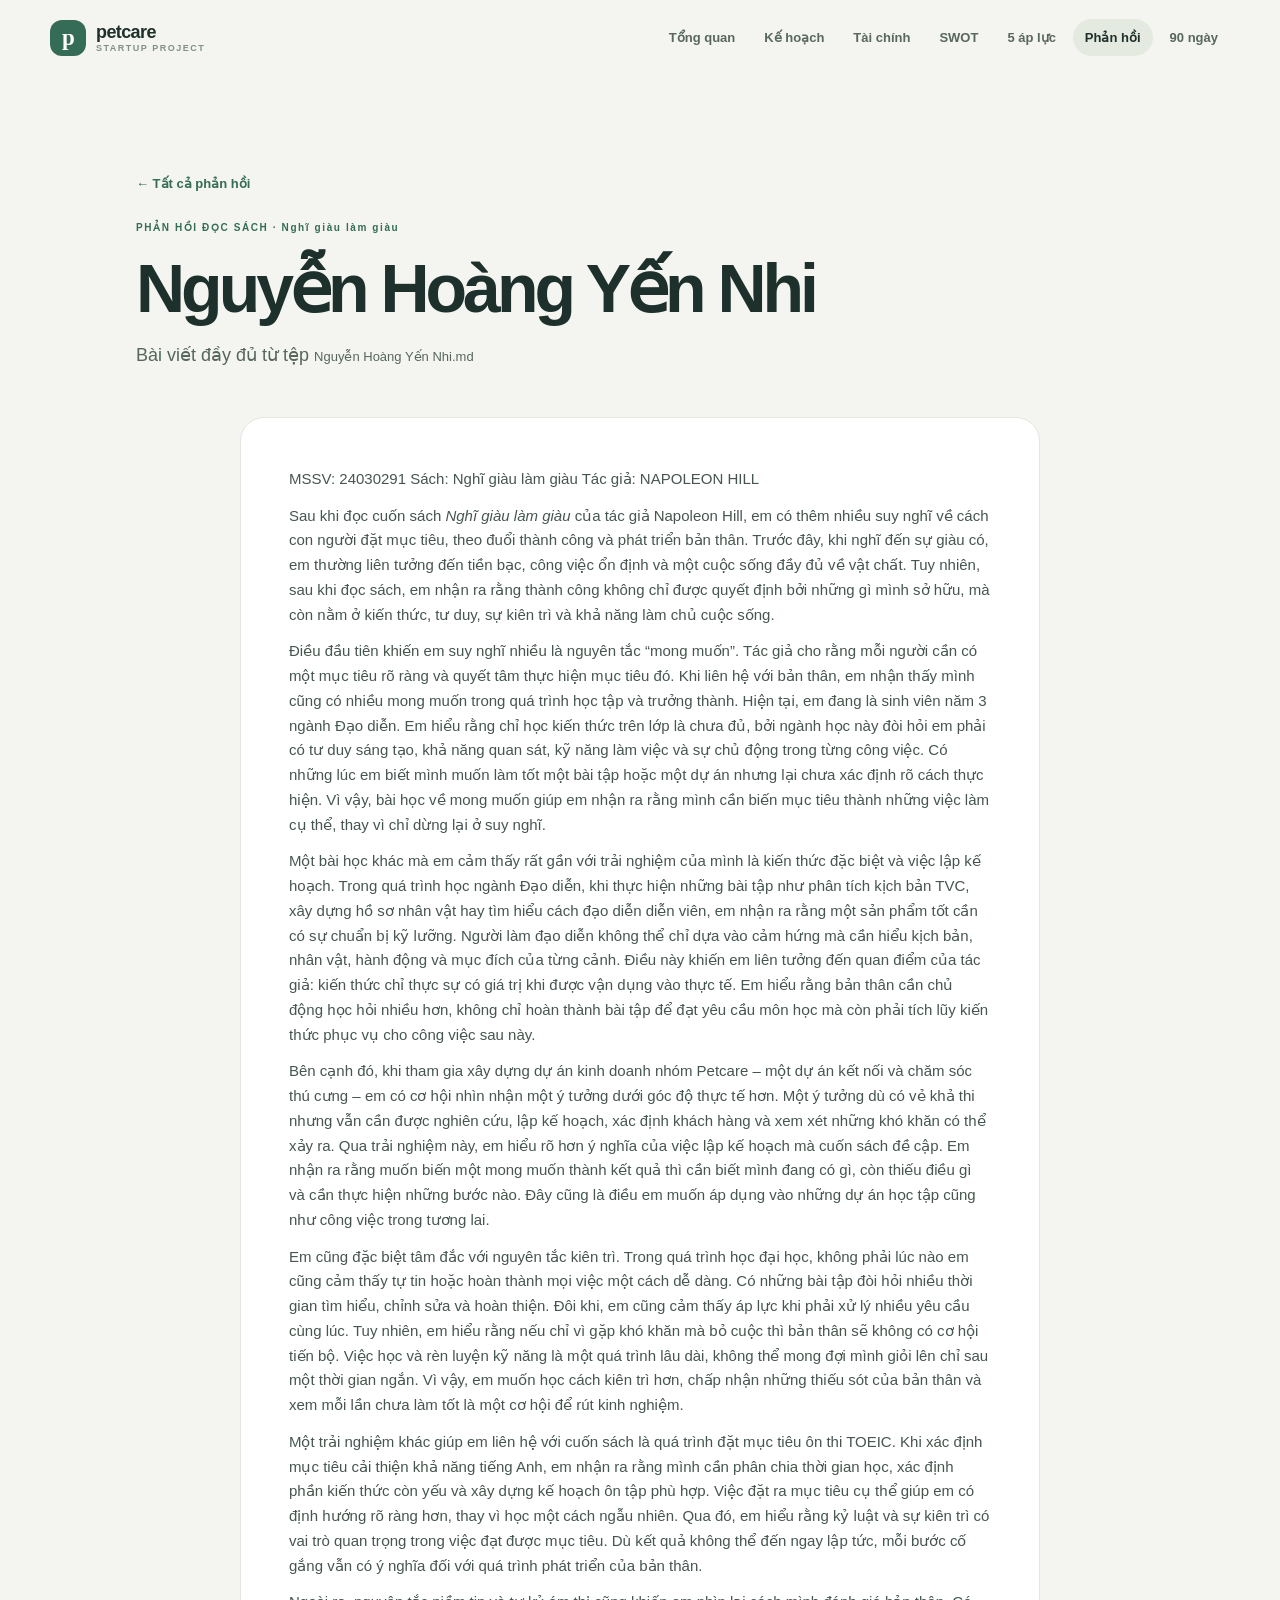
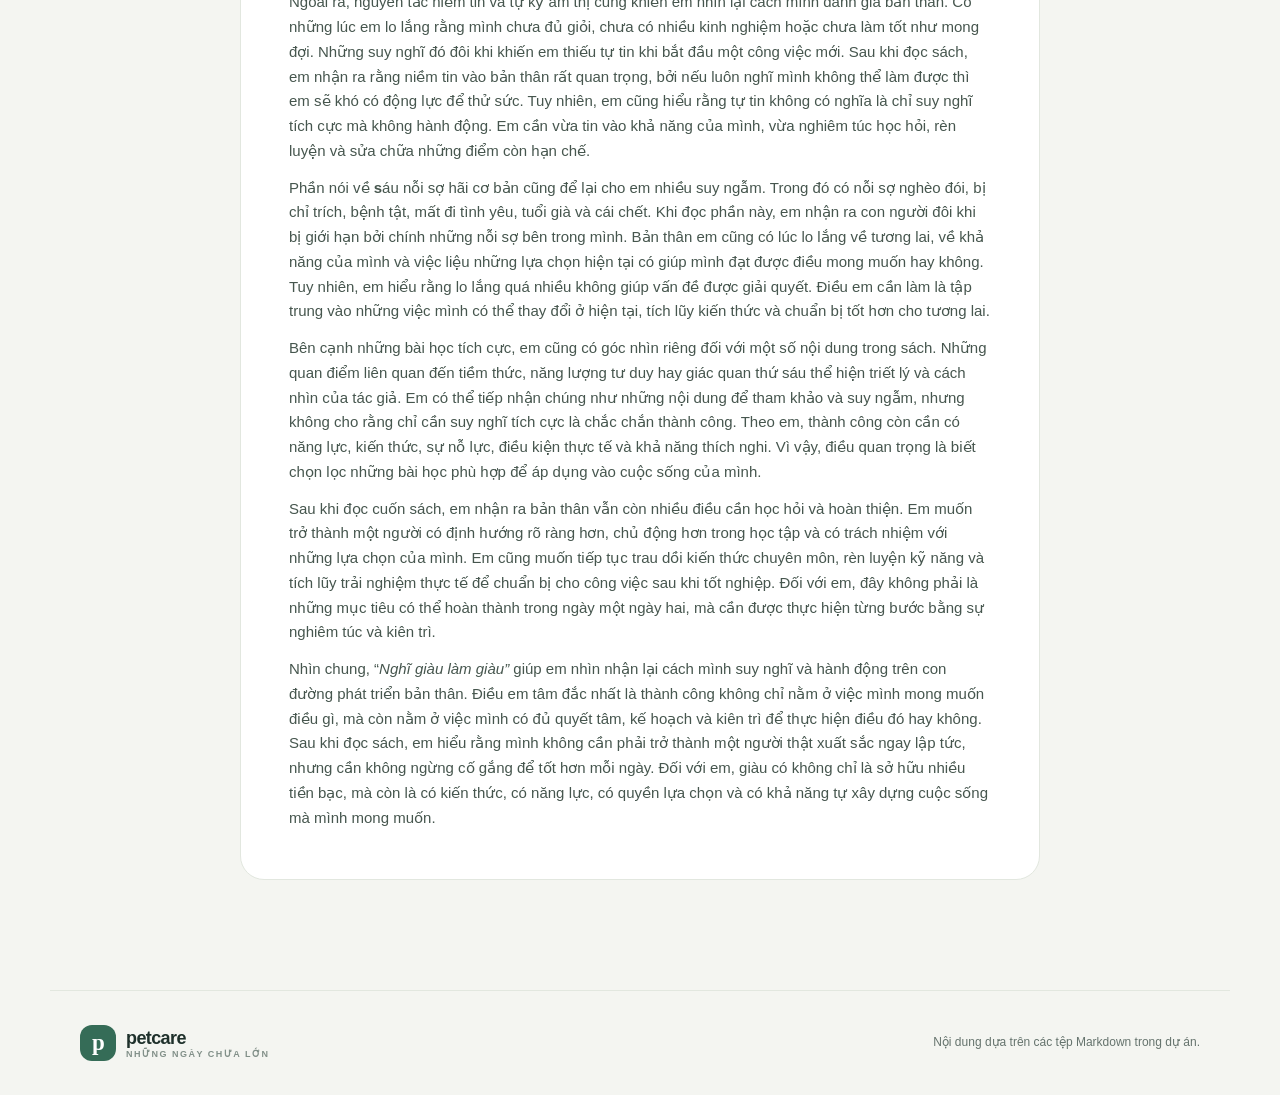
<file: reflection-nguyen-hoang-yen-nhi.html>
<!doctype html><html lang="vi"><head><meta charset="utf-8"><meta name="viewport" content="width=device-width, initial-scale=1"><meta name="theme-color" content="#f4f5f1"><title>Phản hồi · Nguyễn Hoàng Yến Nhi · Petcare</title><link rel="stylesheet" href="style.css"></head><body><header class="topbar"><a class="brand" href="index.html"><span class="brand-mark">p</span><span>petcare<small>STARTUP PROJECT</small></span></a><nav aria-label="Điều hướng chính"><a class="" href="index.html">Tổng quan</a><a class="" href="business-plan.html">Kế hoạch</a><a class="" href="financial-analysis.html">Tài chính</a><a class="" href="swot.html">SWOT</a><a class="" href="five-forces.html">5 áp lực</a><a class="active" href="reflections.html">Phản hồi</a><a class="" href="action-plan.html">90 ngày</a></nav></header><main><section class="page-hero compact"><a class="back-link" href="reflections.html">← Tất cả phản hồi</a><div class="eyebrow">PHẢN HỒI ĐỌC SÁCH · Nghĩ giàu làm giàu</div><h1>Nguyễn Hoàng Yến Nhi</h1><p class="lead">Bài viết đầy đủ từ tệp <span class="source-file">Nguyễn Hoàng Yến Nhi.md</span></p></section><article class="article-body"><h1>Nguyễn Hoàng Yến Nhi</h1>
<p>MSSV: 24030291 Sách: Nghĩ giàu làm giàu Tác giả: NAPOLEON HILL</p>
<h1>CẢM NHẬN SAU KHI ĐỌC SÁCH “NGHĨ GIÀU LÀM GIÀU” – NAPOLEON HILL</h1>
<p>Sau khi đọc cuốn sách <em>Nghĩ giàu làm giàu</em> của tác giả Napoleon Hill, em có thêm nhiều suy nghĩ về cách con người đặt mục tiêu, theo đuổi thành công và phát triển bản thân. Trước đây, khi nghĩ đến sự giàu có, em thường liên tưởng đến tiền bạc, công việc ổn định và một cuộc sống đầy đủ về vật chất. Tuy nhiên, sau khi đọc sách, em nhận ra rằng thành công không chỉ được quyết định bởi những gì mình sở hữu, mà còn nằm ở kiến thức, tư duy, sự kiên trì và khả năng làm chủ cuộc sống.</p>
<p>Điều đầu tiên khiến em suy nghĩ nhiều là nguyên tắc “mong muốn”. Tác giả cho rằng mỗi người cần có một mục tiêu rõ ràng và quyết tâm thực hiện mục tiêu đó. Khi liên hệ với bản thân, em nhận thấy mình cũng có nhiều mong muốn trong quá trình học tập và trưởng thành. Hiện tại, em đang là sinh viên năm 3 ngành Đạo diễn. Em hiểu rằng chỉ học kiến thức trên lớp là chưa đủ, bởi ngành học này đòi hỏi em phải có tư duy sáng tạo, khả năng quan sát, kỹ năng làm việc và sự chủ động trong từng công việc. Có những lúc em biết mình muốn làm tốt một bài tập hoặc một dự án nhưng lại chưa xác định rõ cách thực hiện. Vì vậy, bài học về mong muốn giúp em nhận ra rằng mình cần biến mục tiêu thành những việc làm cụ thể, thay vì chỉ dừng lại ở suy nghĩ.</p>
<p>Một bài học khác mà em cảm thấy rất gần với trải nghiệm của mình là kiến thức đặc biệt và việc lập kế hoạch. Trong quá trình học ngành Đạo diễn, khi thực hiện những bài tập như phân tích kịch bản TVC, xây dựng hồ sơ nhân vật hay tìm hiểu cách đạo diễn diễn viên, em nhận ra rằng một sản phẩm tốt cần có sự chuẩn bị kỹ lưỡng. Người làm đạo diễn không thể chỉ dựa vào cảm hứng mà cần hiểu kịch bản, nhân vật, hành động và mục đích của từng cảnh. Điều này khiến em liên tưởng đến quan điểm của tác giả: kiến thức chỉ thực sự có giá trị khi được vận dụng vào thực tế. Em hiểu rằng bản thân cần chủ động học hỏi nhiều hơn, không chỉ hoàn thành bài tập để đạt yêu cầu môn học mà còn phải tích lũy kiến thức phục vụ cho công việc sau này.</p>
<p>Bên cạnh đó, khi tham gia xây dựng dự án kinh doanh nhóm Petcare – một dự án kết nối và chăm sóc thú cưng – em có cơ hội nhìn nhận một ý tưởng dưới góc độ thực tế hơn. Một ý tưởng dù có vẻ khả thi nhưng vẫn cần được nghiên cứu, lập kế hoạch, xác định khách hàng và xem xét những khó khăn có thể xảy ra. Qua trải nghiệm này, em hiểu rõ hơn ý nghĩa của việc lập kế hoạch mà cuốn sách đề cập. Em nhận ra rằng muốn biến một mong muốn thành kết quả thì cần biết mình đang có gì, còn thiếu điều gì và cần thực hiện những bước nào. Đây cũng là điều em muốn áp dụng vào những dự án học tập cũng như công việc trong tương lai.</p>
<p>Em cũng đặc biệt tâm đắc với nguyên tắc kiên trì. Trong quá trình học đại học, không phải lúc nào em cũng cảm thấy tự tin hoặc hoàn thành mọi việc một cách dễ dàng. Có những bài tập đòi hỏi nhiều thời gian tìm hiểu, chỉnh sửa và hoàn thiện. Đôi khi, em cũng cảm thấy áp lực khi phải xử lý nhiều yêu cầu cùng lúc. Tuy nhiên, em hiểu rằng nếu chỉ vì gặp khó khăn mà bỏ cuộc thì bản thân sẽ không có cơ hội tiến bộ. Việc học và rèn luyện kỹ năng là một quá trình lâu dài, không thể mong đợi mình giỏi lên chỉ sau một thời gian ngắn. Vì vậy, em muốn học cách kiên trì hơn, chấp nhận những thiếu sót của bản thân và xem mỗi lần chưa làm tốt là một cơ hội để rút kinh nghiệm.</p>
<p>Một trải nghiệm khác giúp em liên hệ với cuốn sách là quá trình đặt mục tiêu ôn thi TOEIC. Khi xác định mục tiêu cải thiện khả năng tiếng Anh, em nhận ra rằng mình cần phân chia thời gian học, xác định phần kiến thức còn yếu và xây dựng kế hoạch ôn tập phù hợp. Việc đặt ra mục tiêu cụ thể giúp em có định hướng rõ ràng hơn, thay vì học một cách ngẫu nhiên. Qua đó, em hiểu rằng kỷ luật và sự kiên trì có vai trò quan trọng trong việc đạt được mục tiêu. Dù kết quả không thể đến ngay lập tức, mỗi bước cố gắng vẫn có ý nghĩa đối với quá trình phát triển của bản thân.</p>
<p>Ngoài ra, nguyên tắc niềm tin và tự kỷ ám thị cũng khiến em nhìn lại cách mình đánh giá bản thân. Có những lúc em lo lắng rằng mình chưa đủ giỏi, chưa có nhiều kinh nghiệm hoặc chưa làm tốt như mong đợi. Những suy nghĩ đó đôi khi khiến em thiếu tự tin khi bắt đầu một công việc mới. Sau khi đọc sách, em nhận ra rằng niềm tin vào bản thân rất quan trọng, bởi nếu luôn nghĩ mình không thể làm được thì em sẽ khó có động lực để thử sức. Tuy nhiên, em cũng hiểu rằng tự tin không có nghĩa là chỉ suy nghĩ tích cực mà không hành động. Em cần vừa tin vào khả năng của mình, vừa nghiêm túc học hỏi, rèn luyện và sửa chữa những điểm còn hạn chế.</p>
<p>Phần nói về <strong>s</strong>áu nỗi sợ hãi cơ bản cũng để lại cho em nhiều suy ngẫm. Trong đó có nỗi sợ nghèo đói, bị chỉ trích, bệnh tật, mất đi tình yêu, tuổi già và cái chết. Khi đọc phần này, em nhận ra con người đôi khi bị giới hạn bởi chính những nỗi sợ bên trong mình. Bản thân em cũng có lúc lo lắng về tương lai, về khả năng của mình và việc liệu những lựa chọn hiện tại có giúp mình đạt được điều mong muốn hay không. Tuy nhiên, em hiểu rằng lo lắng quá nhiều không giúp vấn đề được giải quyết. Điều em cần làm là tập trung vào những việc mình có thể thay đổi ở hiện tại, tích lũy kiến thức và chuẩn bị tốt hơn cho tương lai.</p>
<p>Bên cạnh những bài học tích cực, em cũng có góc nhìn riêng đối với một số nội dung trong sách. Những quan điểm liên quan đến tiềm thức, năng lượng tư duy hay giác quan thứ sáu thể hiện triết lý và cách nhìn của tác giả. Em có thể tiếp nhận chúng như những nội dung để tham khảo và suy ngẫm, nhưng không cho rằng chỉ cần suy nghĩ tích cực là chắc chắn thành công. Theo em, thành công còn cần có năng lực, kiến thức, sự nỗ lực, điều kiện thực tế và khả năng thích nghi. Vì vậy, điều quan trọng là biết chọn lọc những bài học phù hợp để áp dụng vào cuộc sống của mình.</p>
<p>Sau khi đọc cuốn sách, em nhận ra bản thân vẫn còn nhiều điều cần học hỏi và hoàn thiện. Em muốn trở thành một người có định hướng rõ ràng hơn, chủ động hơn trong học tập và có trách nhiệm với những lựa chọn của mình. Em cũng muốn tiếp tục trau dồi kiến thức chuyên môn, rèn luyện kỹ năng và tích lũy trải nghiệm thực tế để chuẩn bị cho công việc sau khi tốt nghiệp. Đối với em, đây không phải là những mục tiêu có thể hoàn thành trong ngày một ngày hai, mà cần được thực hiện từng bước bằng sự nghiêm túc và kiên trì.</p>
<p>Nhìn chung, “<em>Nghĩ giàu làm giàu”</em> giúp em nhìn nhận lại cách mình suy nghĩ và hành động trên con đường phát triển bản thân. Điều em tâm đắc nhất là thành công không chỉ nằm ở việc mình mong muốn điều gì, mà còn nằm ở việc mình có đủ quyết tâm, kế hoạch và kiên trì để thực hiện điều đó hay không. Sau khi đọc sách, em hiểu rằng mình không cần phải trở thành một người thật xuất sắc ngay lập tức, nhưng cần không ngừng cố gắng để tốt hơn mỗi ngày. Đối với em, giàu có không chỉ là sở hữu nhiều tiền bạc, mà còn là có kiến thức, có năng lực, có quyền lựa chọn và có khả năng tự xây dựng cuộc sống mà mình mong muốn.</p></article></main><footer><a class="brand" href="index.html"><span class="brand-mark">p</span><span>petcare<small>NHỮNG NGÀY CHƯA LỚN</small></span></a><p>Nội dung dựa trên các tệp Markdown trong dự án.</p></footer></body></html>
</file>
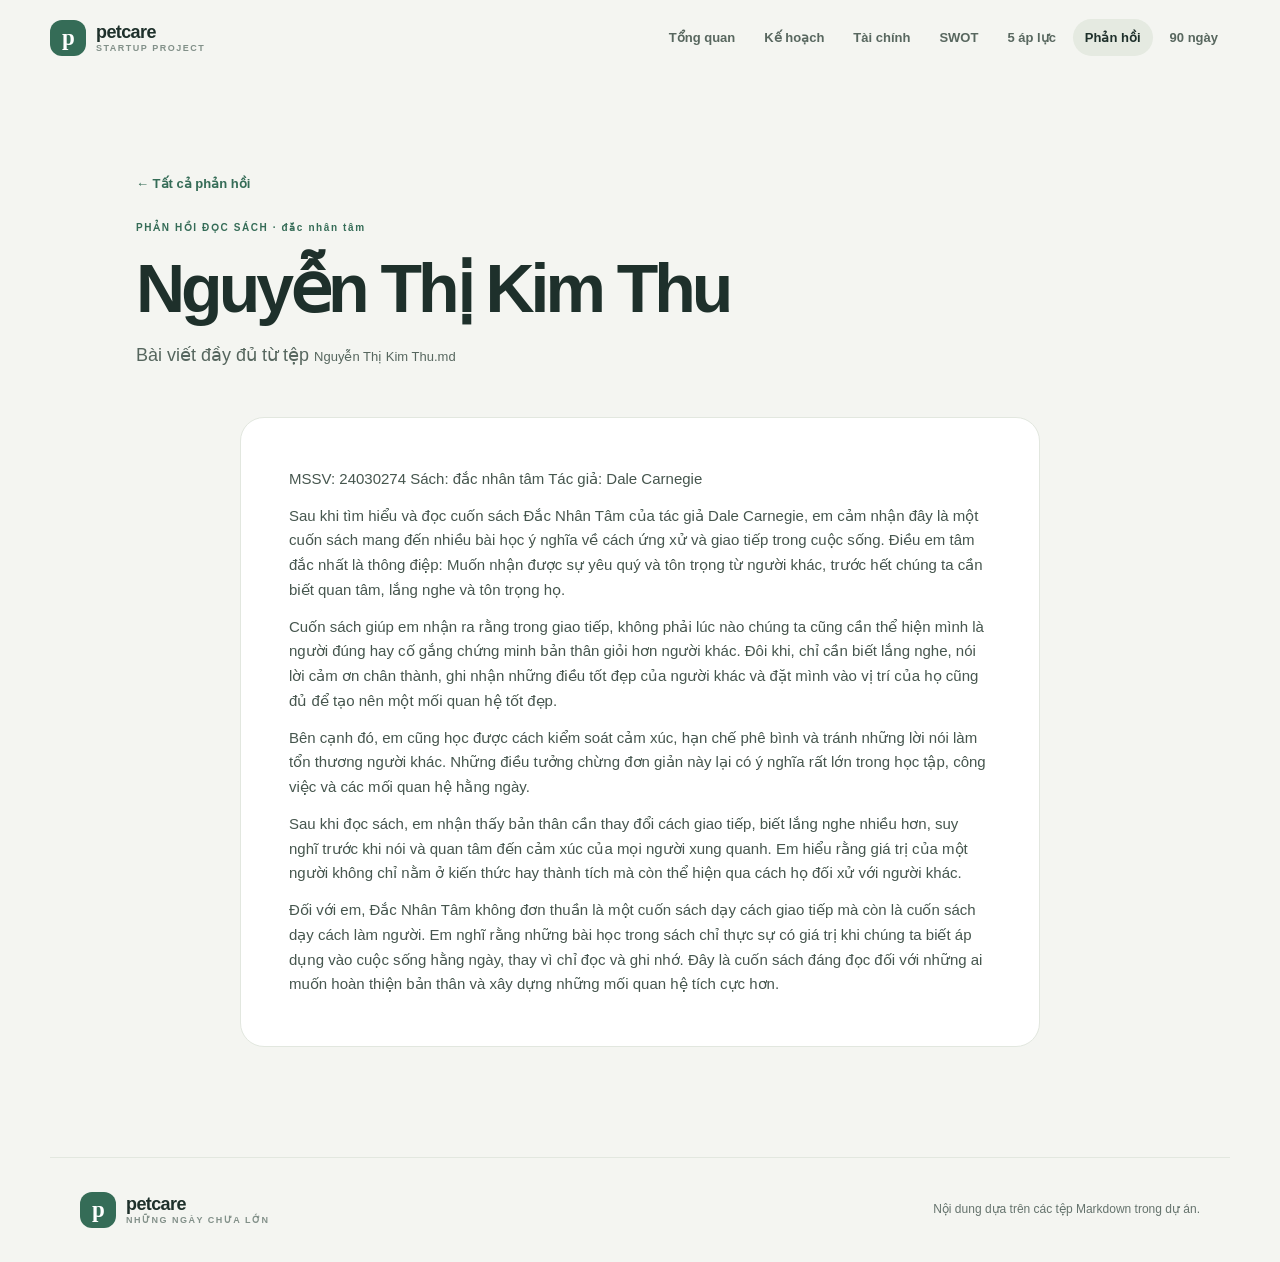
<file: reflection-nguyen-thi-kim-thu.html>
<!doctype html><html lang="vi"><head><meta charset="utf-8"><meta name="viewport" content="width=device-width, initial-scale=1"><meta name="theme-color" content="#f4f5f1"><title>Phản hồi · Nguyễn Thị Kim Thu · Petcare</title><link rel="stylesheet" href="style.css"></head><body><header class="topbar"><a class="brand" href="index.html"><span class="brand-mark">p</span><span>petcare<small>STARTUP PROJECT</small></span></a><nav aria-label="Điều hướng chính"><a class="" href="index.html">Tổng quan</a><a class="" href="business-plan.html">Kế hoạch</a><a class="" href="financial-analysis.html">Tài chính</a><a class="" href="swot.html">SWOT</a><a class="" href="five-forces.html">5 áp lực</a><a class="active" href="reflections.html">Phản hồi</a><a class="" href="action-plan.html">90 ngày</a></nav></header><main><section class="page-hero compact"><a class="back-link" href="reflections.html">← Tất cả phản hồi</a><div class="eyebrow">PHẢN HỒI ĐỌC SÁCH · đắc nhân tâm</div><h1>Nguyễn Thị Kim Thu</h1><p class="lead">Bài viết đầy đủ từ tệp <span class="source-file">Nguyễn Thị Kim Thu.md</span></p></section><article class="article-body"><h1>Nguyễn Thị Kim Thu</h1>
<p>MSSV: 24030274 Sách: đắc nhân tâm Tác giả: Dale Carnegie</p>
<p>Sau khi tìm hiểu và đọc cuốn sách Đắc Nhân Tâm của tác giả Dale Carnegie, em cảm nhận đây là một cuốn sách mang đến nhiều bài học ý nghĩa về cách ứng xử và giao tiếp trong cuộc sống. Điều em tâm đắc nhất là thông điệp: Muốn nhận được sự yêu quý và tôn trọng từ người khác, trước hết chúng ta cần biết quan tâm, lắng nghe và tôn trọng họ.</p>
<p>Cuốn sách giúp em nhận ra rằng trong giao tiếp, không phải lúc nào chúng ta cũng cần thể hiện mình là người đúng hay cố gắng chứng minh bản thân giỏi hơn người khác. Đôi khi, chỉ cần biết lắng nghe, nói lời cảm ơn chân thành, ghi nhận những điều tốt đẹp của người khác và đặt mình vào vị trí của họ cũng đủ để tạo nên một mối quan hệ tốt đẹp.</p>
<p>Bên cạnh đó, em cũng học được cách kiểm soát cảm xúc, hạn chế phê bình và tránh những lời nói làm tổn thương người khác. Những điều tưởng chừng đơn giản này lại có ý nghĩa rất lớn trong học tập, công việc và các mối quan hệ hằng ngày.</p>
<p>Sau khi đọc sách, em nhận thấy bản thân cần thay đổi cách giao tiếp, biết lắng nghe nhiều hơn, suy nghĩ trước khi nói và quan tâm đến cảm xúc của mọi người xung quanh. Em hiểu rằng giá trị của một người không chỉ nằm ở kiến thức hay thành tích mà còn thể hiện qua cách họ đối xử với người khác.</p>
<p>Đối với em, Đắc Nhân Tâm không đơn thuần là một cuốn sách dạy cách giao tiếp mà còn là cuốn sách dạy cách làm người. Em nghĩ rằng những bài học trong sách chỉ thực sự có giá trị khi chúng ta biết áp dụng vào cuộc sống hằng ngày, thay vì chỉ đọc và ghi nhớ. Đây là cuốn sách đáng đọc đối với những ai muốn hoàn thiện bản thân và xây dựng những mối quan hệ tích cực hơn.</p></article></main><footer><a class="brand" href="index.html"><span class="brand-mark">p</span><span>petcare<small>NHỮNG NGÀY CHƯA LỚN</small></span></a><p>Nội dung dựa trên các tệp Markdown trong dự án.</p></footer></body></html>
</file>
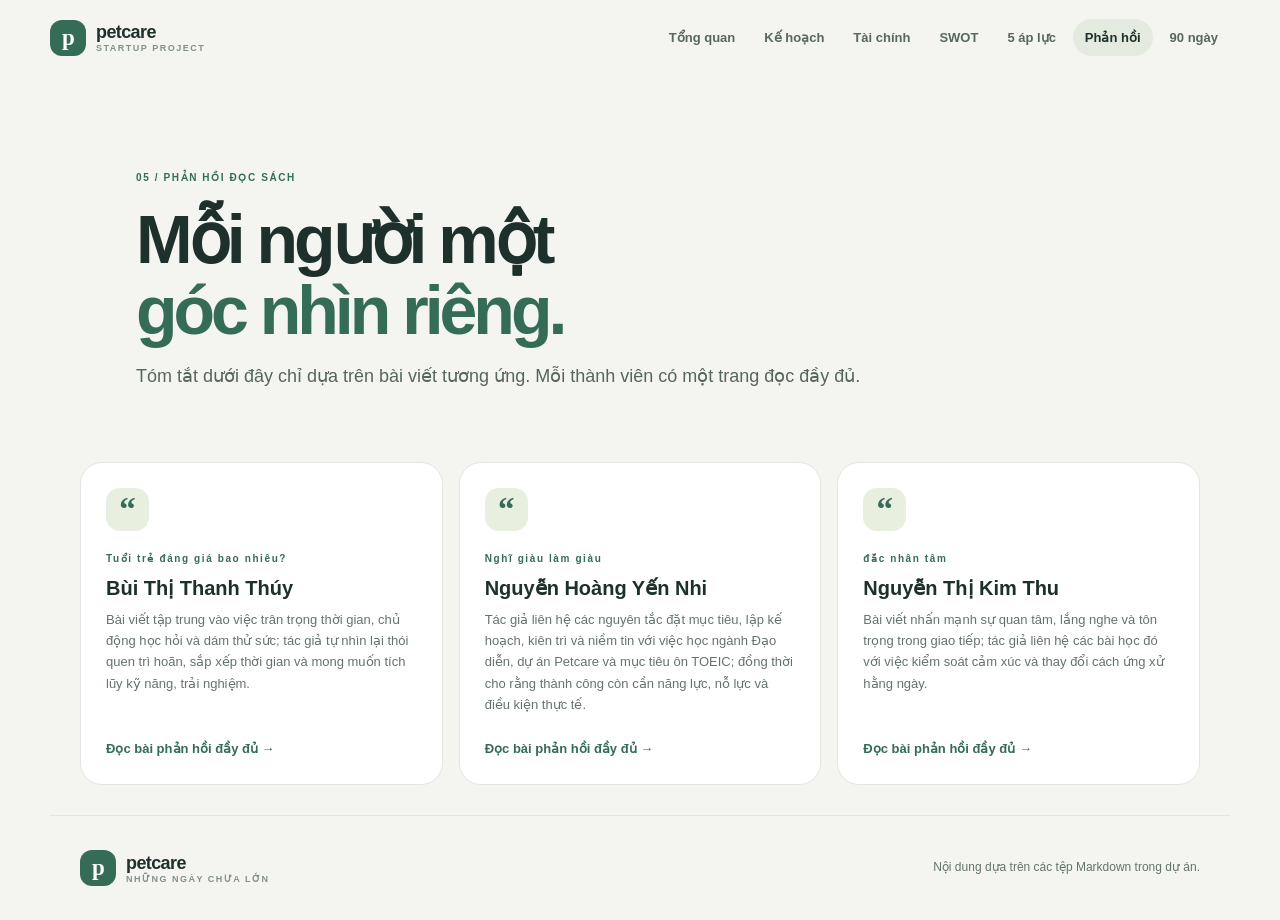
<file: reflections.html>
<!doctype html><html lang="vi"><head><meta charset="utf-8"><meta name="viewport" content="width=device-width, initial-scale=1"><meta name="theme-color" content="#f4f5f1"><title>Phản hồi đọc sách · Petcare</title><link rel="stylesheet" href="style.css"></head><body><header class="topbar"><a class="brand" href="index.html"><span class="brand-mark">p</span><span>petcare<small>STARTUP PROJECT</small></span></a><nav aria-label="Điều hướng chính"><a class="" href="index.html">Tổng quan</a><a class="" href="business-plan.html">Kế hoạch</a><a class="" href="financial-analysis.html">Tài chính</a><a class="" href="swot.html">SWOT</a><a class="" href="five-forces.html">5 áp lực</a><a class="active" href="reflections.html">Phản hồi</a><a class="" href="action-plan.html">90 ngày</a></nav></header><main><section class="page-hero"><div class="eyebrow">05 / PHẢN HỒI ĐỌC SÁCH</div><h1>Mỗi người một<br><em>góc nhìn riêng.</em></h1><p class="lead">Tóm tắt dưới đây chỉ dựa trên bài viết tương ứng. Mỗi thành viên có một trang đọc đầy đủ.</p></section><section class="reflection-grid"><article class="reflection-card"><div class="book-icon">“</div><div class="eyebrow">Tuổi trẻ đáng giá bao nhiêu?</div><h2>Bùi Thị Thanh Thúy</h2><p>Bài viết tập trung vào việc trân trọng thời gian, chủ động học hỏi và dám thử sức; tác giả tự nhìn lại thói quen trì hoãn, sắp xếp thời gian và mong muốn tích lũy kỹ năng, trải nghiệm.</p><a class="text-link" href="reflection-bui-thi-thanh-thuy.html">Đọc bài phản hồi đầy đủ →</a></article><article class="reflection-card"><div class="book-icon">“</div><div class="eyebrow">Nghĩ giàu làm giàu</div><h2>Nguyễn Hoàng Yến Nhi</h2><p>Tác giả liên hệ các nguyên tắc đặt mục tiêu, lập kế hoạch, kiên trì và niềm tin với việc học ngành Đạo diễn, dự án Petcare và mục tiêu ôn TOEIC; đồng thời cho rằng thành công còn cần năng lực, nỗ lực và điều kiện thực tế.</p><a class="text-link" href="reflection-nguyen-hoang-yen-nhi.html">Đọc bài phản hồi đầy đủ →</a></article><article class="reflection-card"><div class="book-icon">“</div><div class="eyebrow">đắc nhân tâm</div><h2>Nguyễn Thị Kim Thu</h2><p>Bài viết nhấn mạnh sự quan tâm, lắng nghe và tôn trọng trong giao tiếp; tác giả liên hệ các bài học đó với việc kiểm soát cảm xúc và thay đổi cách ứng xử hằng ngày.</p><a class="text-link" href="reflection-nguyen-thi-kim-thu.html">Đọc bài phản hồi đầy đủ →</a></article></section></main><footer><a class="brand" href="index.html"><span class="brand-mark">p</span><span>petcare<small>NHỮNG NGÀY CHƯA LỚN</small></span></a><p>Nội dung dựa trên các tệp Markdown trong dự án.</p></footer></body></html>
</file>
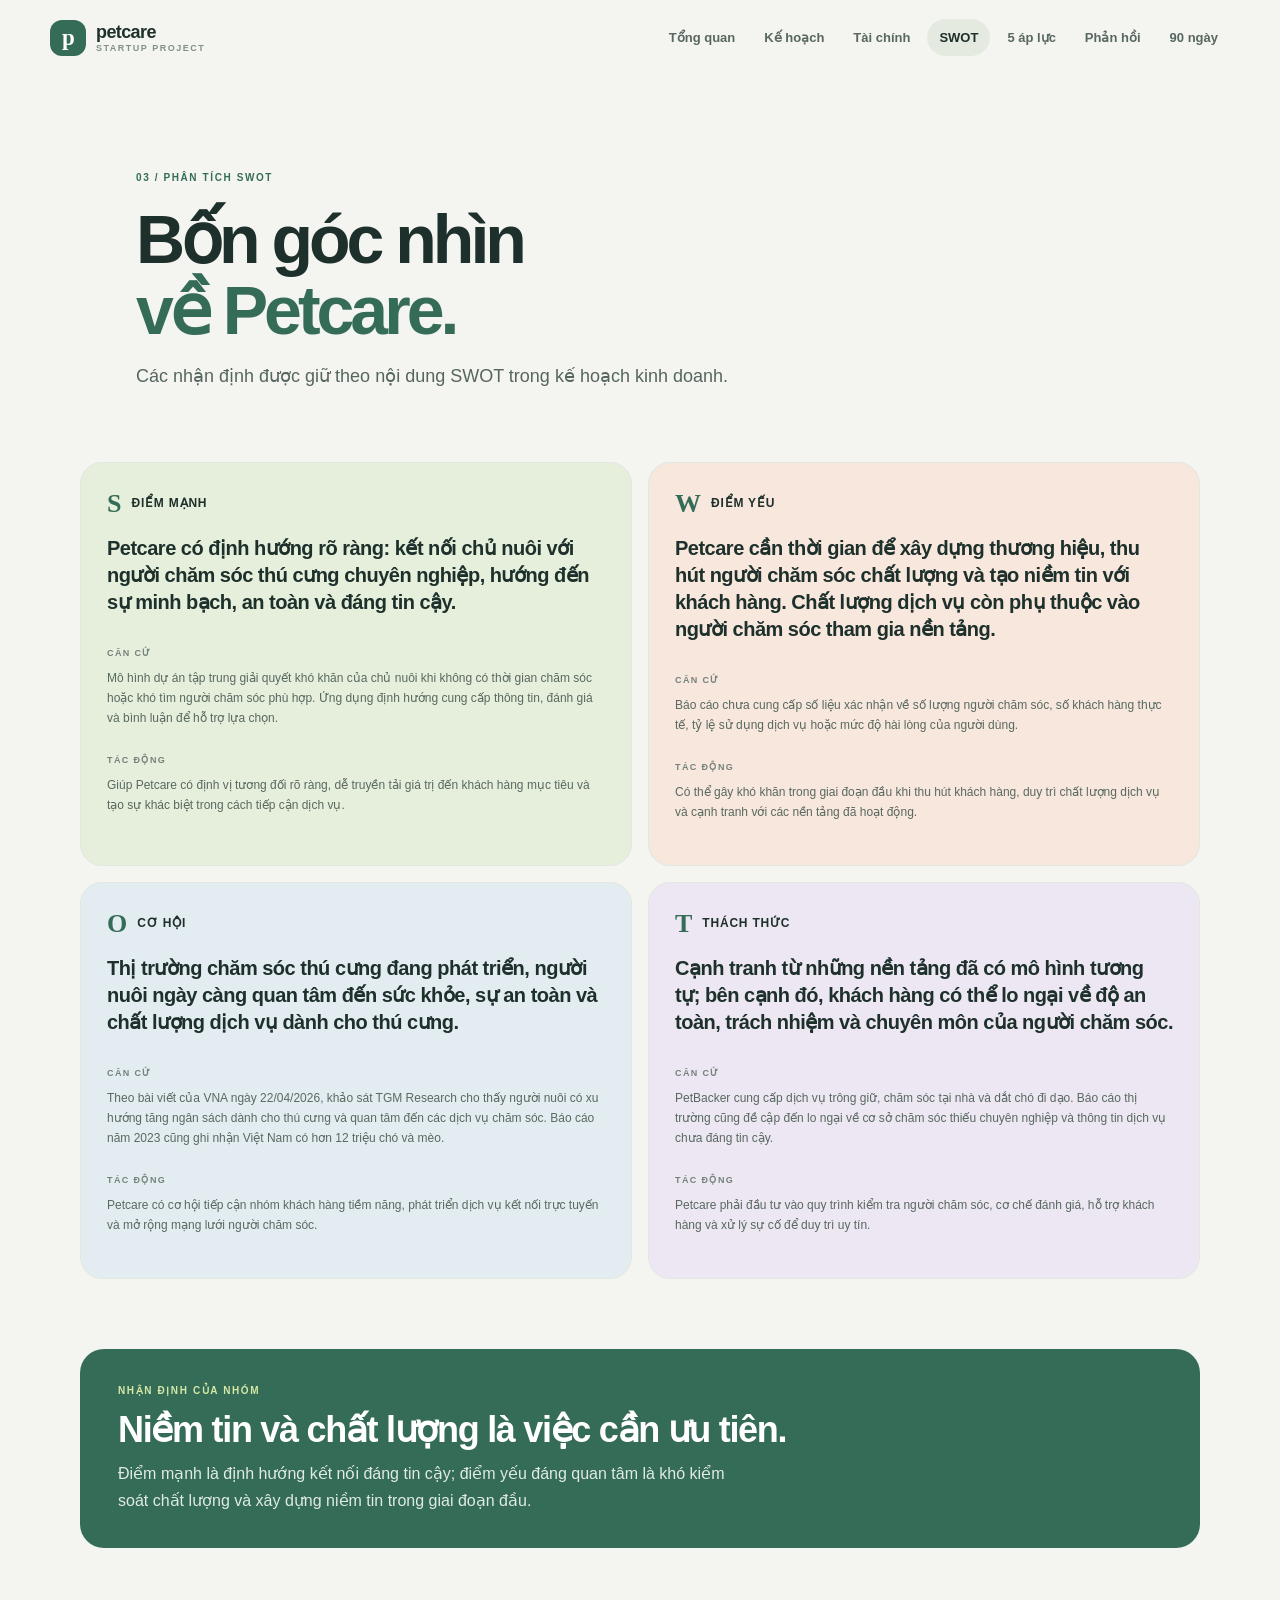
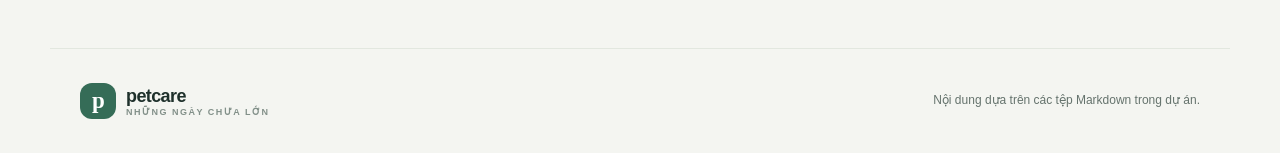
<file: swot.html>
<!doctype html><html lang="vi"><head><meta charset="utf-8"><meta name="viewport" content="width=device-width, initial-scale=1"><meta name="theme-color" content="#f4f5f1"><title>Phân tích SWOT · Petcare</title><link rel="stylesheet" href="style.css"></head><body><header class="topbar"><a class="brand" href="index.html"><span class="brand-mark">p</span><span>petcare<small>STARTUP PROJECT</small></span></a><nav aria-label="Điều hướng chính"><a class="" href="index.html">Tổng quan</a><a class="" href="business-plan.html">Kế hoạch</a><a class="" href="financial-analysis.html">Tài chính</a><a class="active" href="swot.html">SWOT</a><a class="" href="five-forces.html">5 áp lực</a><a class="" href="reflections.html">Phản hồi</a><a class="" href="action-plan.html">90 ngày</a></nav></header><main><section class="page-hero"><div class="eyebrow">03 / PHÂN TÍCH SWOT</div><h1>Bốn góc nhìn<br><em>về Petcare.</em></h1><p class="lead">Các nhận định được giữ theo nội dung SWOT trong kế hoạch kinh doanh.</p></section><section class="swot-grid"><article class="swot-card s"><div class="swot-top"><span>S</span><b>Điểm mạnh</b></div><h2>Petcare có định hướng rõ ràng: kết nối chủ nuôi với người chăm sóc thú cưng chuyên nghiệp, hướng đến sự minh bạch, an toàn và đáng tin cậy.</h2><div class="swot-detail"><small>CĂN CỨ</small><p>Mô hình dự án tập trung giải quyết khó khăn của chủ nuôi khi không có thời gian chăm sóc hoặc khó tìm người chăm sóc phù hợp. Ứng dụng định hướng cung cấp thông tin, đánh giá và bình luận để hỗ trợ lựa chọn.</p><small>TÁC ĐỘNG</small><p>Giúp Petcare có định vị tương đối rõ ràng, dễ truyền tải giá trị đến khách hàng mục tiêu và tạo sự khác biệt trong cách tiếp cận dịch vụ.</p></div></article><article class="swot-card w"><div class="swot-top"><span>W</span><b>Điểm yếu</b></div><h2>Petcare cần thời gian để xây dựng thương hiệu, thu hút người chăm sóc chất lượng và tạo niềm tin với khách hàng. Chất lượng dịch vụ còn phụ thuộc vào người chăm sóc tham gia nền tảng.</h2><div class="swot-detail"><small>CĂN CỨ</small><p>Báo cáo chưa cung cấp số liệu xác nhận về số lượng người chăm sóc, số khách hàng thực tế, tỷ lệ sử dụng dịch vụ hoặc mức độ hài lòng của người dùng.</p><small>TÁC ĐỘNG</small><p>Có thể gây khó khăn trong giai đoạn đầu khi thu hút khách hàng, duy trì chất lượng dịch vụ và cạnh tranh với các nền tảng đã hoạt động.</p></div></article><article class="swot-card o"><div class="swot-top"><span>O</span><b>Cơ hội</b></div><h2>Thị trường chăm sóc thú cưng đang phát triển, người nuôi ngày càng quan tâm đến sức khỏe, sự an toàn và chất lượng dịch vụ dành cho thú cưng.</h2><div class="swot-detail"><small>CĂN CỨ</small><p>Theo bài viết của VNA ngày 22/04/2026, khảo sát TGM Research cho thấy người nuôi có xu hướng tăng ngân sách dành cho thú cưng và quan tâm đến các dịch vụ chăm sóc. Báo cáo năm 2023 cũng ghi nhận Việt Nam có hơn 12 triệu chó và mèo.</p><small>TÁC ĐỘNG</small><p>Petcare có cơ hội tiếp cận nhóm khách hàng tiềm năng, phát triển dịch vụ kết nối trực tuyến và mở rộng mạng lưới người chăm sóc.</p></div></article><article class="swot-card t"><div class="swot-top"><span>T</span><b>Thách thức</b></div><h2>Cạnh tranh từ những nền tảng đã có mô hình tương tự; bên cạnh đó, khách hàng có thể lo ngại về độ an toàn, trách nhiệm và chuyên môn của người chăm sóc.</h2><div class="swot-detail"><small>CĂN CỨ</small><p>PetBacker cung cấp dịch vụ trông giữ, chăm sóc tại nhà và dắt chó đi dạo. Báo cáo thị trường cũng đề cập đến lo ngại về cơ sở chăm sóc thiếu chuyên nghiệp và thông tin dịch vụ chưa đáng tin cậy.</p><small>TÁC ĐỘNG</small><p>Petcare phải đầu tư vào quy trình kiểm tra người chăm sóc, cơ chế đánh giá, hỗ trợ khách hàng và xử lý sự cố để duy trì uy tín.</p></div></article></section><section class="callout"><div><div class="eyebrow">NHẬN ĐỊNH CỦA NHÓM</div><h2>Niềm tin và chất lượng là việc cần ưu tiên.</h2><p>Điểm mạnh là định hướng kết nối đáng tin cậy; điểm yếu đáng quan tâm là khó kiểm soát chất lượng và xây dựng niềm tin trong giai đoạn đầu.</p></div></section></main><footer><a class="brand" href="index.html"><span class="brand-mark">p</span><span>petcare<small>NHỮNG NGÀY CHƯA LỚN</small></span></a><p>Nội dung dựa trên các tệp Markdown trong dự án.</p></footer></body></html>
</file>
<file: style.css>
:root{--ink:#1e302b;--muted:#65736d;--paper:#f4f5f1;--white:#fff;--green:#356c57;--lime:#d5e8a6;--line:#e2e7df;--peach:#f8e1d5;--lav:#e7e2f5;--blue:#dfeaf0;--radius:22px}*{box-sizing:border-box}html{scroll-behavior:smooth}body{margin:0;background:var(--paper);color:var(--ink);font:16px/1.65 'DM Sans',Arial,sans-serif}h1,h2,h3,b,strong{font-family:Manrope,'DM Sans',sans-serif}a{color:inherit;text-decoration:none}.topbar{max-width:1240px;margin:auto;padding:19px 30px;display:flex;align-items:center;justify-content:space-between;gap:24px}.brand{display:flex;align-items:center;gap:10px;font:800 18px Manrope,sans-serif;letter-spacing:-.6px}.brand small{display:block;color:#829089;font:700 9px 'DM Sans',sans-serif;letter-spacing:1.5px}.brand-mark{width:36px;height:36px;border-radius:12px;background:var(--green);color:white;display:grid;place-items:center;font:800 23px Manrope}.topbar nav{display:flex;align-items:center;gap:5px;flex-wrap:wrap;justify-content:flex-end}.topbar nav a{padding:8px 12px;border-radius:999px;color:#58675f;font-size:13px;font-weight:600}.topbar nav a:hover,.topbar nav a.active{background:#e5eae1;color:var(--ink)}main{max-width:1180px;margin:auto;padding:30px}.hero{min-height:430px;position:relative;overflow:hidden;border-radius:30px;background:#e8efdf;padding:66px 7%;display:flex;flex-direction:column;align-items:flex-start;justify-content:center}.hero h1,.page-hero h1{font:800 clamp(44px,7vw,76px)/1.04 Manrope,sans-serif;letter-spacing:-4px;margin:20px 0}.hero h1 em,.page-hero h1 em{color:var(--green);font-style:normal}.eyebrow{font-size:10px;font-weight:800;letter-spacing:1.6px;color:var(--green)}.dot{display:inline-block;width:8px;height:8px;border-radius:50%;background:#7eaa50;margin-right:8px}.lead{max-width:640px;color:#56665e;font-size:18px;margin:0 0 22px}.hero-actions{display:flex;gap:22px;align-items:center}.button{display:inline-flex;align-items:center;gap:20px;padding:13px 20px;border-radius:999px;font-weight:700;font-size:14px}.primary{background:var(--green);color:white}.light{background:white;color:var(--green)}.text-link{font-size:13px;font-weight:700;color:var(--green)}.hero-note{display:flex;gap:10px;align-items:center;margin-top:32px;font-size:13px}.hero-note small{display:block;color:var(--muted);font-size:11px}.avatar{width:32px;height:32px;background:var(--lime);border-radius:50%;display:grid;place-items:center;font-weight:800}.hero-art{position:absolute;right:5%;top:12%;width:37%;height:78%;pointer-events:none}.sun{position:absolute;right:18%;top:4%;width:210px;height:210px;border-radius:50%;background:#d2e4aa}.blob{position:absolute;right:8%;bottom:1%;width:250px;height:205px;background:#71957c;border-radius:47% 53% 35% 65%/52% 42% 58% 48%;transform:rotate(-14deg)}.pet-card{position:absolute;z-index:2;right:14%;top:29%;width:205px;padding:18px 14px;background:#fff;border-radius:20px;box-shadow:0 18px 50px #31463b20;text-align:center;font-weight:700;font-size:12px}.pet-card small{display:block;color:var(--muted);font-size:10px;font-weight:500}.pet-face{font-size:44px;margin-bottom:4px}.orbit{position:absolute;z-index:1;border:1px solid #7a9d8066;border-radius:50%;right:0;top:12%;width:310px;height:270px;transform:rotate(-22deg)}.o2{right:-5%;top:19%;width:340px;height:210px;transform:rotate(36deg)}.metric-grid{display:grid;grid-template-columns:repeat(4,1fr);gap:14px;margin:24px 0 0}.metric{padding:21px 20px;background:white;border:1px solid var(--line);border-radius:18px;min-height:137px}.metric-label,.metric-foot{display:block;color:var(--muted);font-size:12px}.metric strong{display:block;margin:10px 0 2px;font-size:23px;letter-spacing:-1px;white-space:nowrap}.metric strong small{font:600 12px 'DM Sans';letter-spacing:0}.source-note{font-size:12px;color:#77837d;margin:12px 2px 0}.section{margin:76px 0}.section-head{display:flex;justify-content:space-between;align-items:end;gap:24px;margin-bottom:24px}.section-head h2,.callout h2{font:700 clamp(25px,3vw,36px)/1.2 Manrope,sans-serif;letter-spacing:-1.3px;margin:9px 0 0}.section-head>p{max-width:360px;color:var(--muted);font-size:14px;margin:0}.link-grid{display:grid;grid-template-columns:repeat(3,1fr);gap:14px}.nav-card{position:relative;min-height:165px;background:white;border:1px solid var(--line);border-radius:20px;padding:22px;display:flex;flex-direction:column;align-items:flex-start;transition:.18s}.nav-card:hover{transform:translateY(-3px);border-color:#b7c9b4}.card-index{color:#91a29a;font-size:11px;font-weight:700}.nav-card b{margin:17px 0 4px;font-size:16px}.nav-card>span:nth-of-type(2){font-size:12px;color:var(--muted)}.nav-card i{position:absolute;right:20px;top:18px;color:var(--green);font-style:normal}.callout{border-radius:24px;padding:34px 38px;background:var(--green);color:white;display:flex;justify-content:space-between;align-items:center;gap:28px;margin:70px 0}.callout .eyebrow{color:#d5e8a6}.callout h2{color:white}.callout p{max-width:640px;color:#e0ebe3;margin:10px 0 0}.callout-icon{font-size:36px;color:var(--lime)}.page-hero{padding:65px 5% 48px}.page-hero h1{font-size:clamp(43px,6.5vw,68px);margin:17px 0}.page-hero .lead{max-width:740px}.page-hero.compact{padding-bottom:24px}.back-link{display:inline-block;margin-bottom:25px;color:var(--green);font-size:13px;font-weight:700}.source-file{font-size:13px}.split{display:grid;grid-template-columns:1fr 1fr;gap:16px}.panel{padding:30px;border-radius:22px;background:white;border:1px solid var(--line)}.panel h2{font-size:25px;line-height:1.25;letter-spacing:-.7px}.panel p{color:var(--muted);margin-bottom:0}.panel.dark{background:#294a3b;color:white}.panel.dark .eyebrow{color:var(--lime)}.panel.dark p{color:#d6e4da}.panel.warm{background:#f8e1d5}.tag-row{display:flex;flex-wrap:wrap;gap:10px}.tag-row span,.pill{background:#e8ece5;border-radius:999px;padding:9px 15px;font-size:12px;font-weight:600;color:#52635a}.value-grid{display:grid;grid-template-columns:repeat(3,1fr);gap:14px}.value-card{background:#fff;border:1px solid var(--line);border-radius:20px;padding:24px}.value-card>b{color:var(--green);font-size:12px}.value-card h3{font-size:19px;margin:17px 0 6px}.value-card p{font-size:13px;color:var(--muted);margin:0}.cost-list,.chart-card{background:white;border:1px solid var(--line);border-radius:22px;padding:12px 24px}.cost-list>div,.chart-total{display:flex;justify-content:space-between;gap:20px;padding:14px 0;border-bottom:1px solid var(--line);font-size:14px}.cost-list>div:last-child{border:0}.cost-list b,.chart-total strong{font-size:14px}.chart-card{padding:25px}.bar-row{display:grid;grid-template-columns:230px 1fr 130px;align-items:center;gap:18px;margin:16px 0;font-size:12px}.bar-row>b{text-align:right;font-size:12px}.bar-track{height:10px;background:#eef1eb;border-radius:99px;overflow:hidden}.bar-track i{display:block;height:100%;background:linear-gradient(90deg,#497b5b,#b3cf7e);border-radius:99px}.chart-total{border:0;border-top:1px solid var(--line);margin-top:22px;padding-top:19px}.swot-grid{display:grid;grid-template-columns:1fr 1fr;gap:16px}.swot-card{border-radius:22px;padding:26px;background:white;border:1px solid var(--line)}.swot-card.s{background:#e5efdc}.swot-card.w{background:#f7e7dd}.swot-card.o{background:#e3edf1}.swot-card.t{background:#ece7f3}.swot-top{display:flex;align-items:center;gap:10px}.swot-top span{font:800 26px Manrope;color:var(--green)}.swot-top b{font-size:12px;text-transform:uppercase;letter-spacing:.8px}.swot-card h2{font-size:20px;line-height:1.35;letter-spacing:-.5px;margin:16px 0 22px}.swot-detail small,.force-content small,.timeline-card small{font-size:9px;letter-spacing:1.4px;font-weight:800;color:#75827b}.swot-detail p{font-size:12px;color:#596960;margin:5px 0 16px}.force-list{display:grid;gap:13px}.force-card{background:white;border:1px solid var(--line);border-radius:20px;padding:22px 25px;display:grid;grid-template-columns:66px 1fr;gap:20px}.force-number{font:800 24px Manrope;color:#9db58a}.force-heading{display:flex;justify-content:space-between;align-items:center;gap:16px}.force-heading h2{font-size:19px;line-height:1.3;margin:0}.rating{padding:5px 13px;border-radius:999px;background:#f3ded6;color:#8c4a31;font-size:11px;font-weight:800;white-space:nowrap}.rating.trung{background:#f7edcf;color:#8b6b1d}.force-content>p{font-size:13px;color:#53635a;margin:11px 0}.force-content .basis{font-size:11px;color:#77837c;margin-bottom:0}.reflection-grid{display:grid;grid-template-columns:repeat(3,1fr);gap:16px}.reflection-card{background:white;border:1px solid var(--line);border-radius:22px;padding:25px;display:flex;flex-direction:column;align-items:flex-start}.book-icon{width:43px;height:43px;border-radius:14px;background:#e8efdf;color:var(--green);display:grid;place-items:center;font:800 33px Georgia;margin-bottom:20px}.reflection-card h2{font-size:20px;line-height:1.25;margin:8px 0}.reflection-card p{font-size:13px;color:var(--muted);margin:0 0 22px;flex:1}.article-body{max-width:800px;margin:0 auto 80px;padding:37px 48px;background:white;border:1px solid var(--line);border-radius:24px}.article-body h1{display:none}.article-body h2{font:700 24px Manrope;letter-spacing:-.6px;margin:36px 0 8px}.article-body p{color:#46564e;font-size:15px;margin:12px 0}.article-body ol,.article-body ul{padding-left:24px}.article-body li{margin:8px 0}.article-body blockquote{border-left:3px solid var(--green);padding:8px 18px;color:var(--muted);background:#f5f7f2}.timeline{position:relative;max-width:900px;margin:5px auto 70px}.timeline:before{content:'';position:absolute;left:34px;top:25px;bottom:35px;width:1px;background:#c7d3c4}.timeline-item{position:relative;display:grid;grid-template-columns:70px 110px 1fr;gap:18px;margin-bottom:20px;align-items:start}.timeline-marker{z-index:1;width:68px;height:68px;border-radius:50%;display:grid;place-items:center;background:var(--green);color:white;font:800 17px Manrope}.timeline-period{padding-top:21px;color:var(--green);font-size:12px;font-weight:800}.timeline-card{background:white;border:1px solid var(--line);border-radius:20px;padding:23px}.timeline-card h2{margin:0;font-size:20px}.timeline-card p{font-size:13px;color:var(--muted);margin:8px 0 16px}.timeline-card .basis{font-size:11px;margin-bottom:0}footer{max-width:1180px;margin:auto;padding:30px;display:flex;justify-content:space-between;align-items:center;border-top:1px solid var(--line);color:var(--muted);font-size:12px}footer .brand{color:var(--ink)}
@media(max-width:850px){.topbar{align-items:flex-start;flex-direction:column}.topbar nav{justify-content:flex-start}.hero-art{right:-8%;opacity:.6}.hero{padding-left:6%}.metric-grid{grid-template-columns:repeat(2,1fr)}.link-grid,.reflection-grid{grid-template-columns:repeat(2,1fr)}.bar-row{grid-template-columns:190px 1fr 120px}.page-hero{padding-top:45px}}
@media(max-width:560px){main{padding:16px}.topbar{padding:16px}.topbar nav{gap:2px}.topbar nav a{font-size:11px;padding:7px 9px}.hero{min-height:470px;padding:35px 25px;justify-content:flex-start}.hero h1{font-size:49px;letter-spacing:-2.6px}.hero .lead{font-size:15px;max-width:95%}.hero-actions{align-items:flex-start;flex-direction:column;gap:13px}.hero-art{width:70%;height:45%;top:auto;bottom:-2%;right:-2%;opacity:.48}.pet-card{transform:scale(.8);transform-origin:center}.metric-grid{gap:9px}.metric{padding:15px 13px;min-height:125px}.metric strong{font-size:18px}.metric strong small{font-size:10px}.metric-foot{font-size:10px}.section{margin:52px 0}.section-head{align-items:flex-start;flex-direction:column;gap:10px}.link-grid,.reflection-grid,.value-grid,.swot-grid,.split{grid-template-columns:1fr}.nav-card{min-height:145px}.callout{padding:26px 23px;align-items:flex-start;flex-direction:column;margin:48px 0}.page-hero{padding:38px 8px 30px}.page-hero h1{font-size:45px;letter-spacing:-2.5px}.page-hero .lead{font-size:15px}.panel{padding:24px}.bar-row{grid-template-columns:1fr auto;gap:7px 12px}.bar-row>span{grid-column:1/2}.bar-row>b{grid-column:2/3;grid-row:1;text-align:right}.bar-track{grid-column:1/3;grid-row:2}.chart-card{padding:17px}.chart-total{font-size:12px}.force-card{grid-template-columns:38px 1fr;padding:17px 14px;gap:10px}.force-number{font-size:19px}.force-heading{align-items:flex-start}.force-heading h2{font-size:16px}.rating{padding:4px 9px;font-size:10px}.article-body{padding:24px 20px}.article-body p{font-size:14px}.timeline:before{left:23px}.timeline-item{grid-template-columns:48px 1fr;gap:8px 12px}.timeline-marker{width:48px;height:48px;font-size:14px;grid-column:1;grid-row:1}.timeline-period{grid-column:2;grid-row:1;padding-top:12px}.timeline-card{grid-column:2;grid-row:2;padding:18px}footer{margin:0 16px;padding:22px 0;align-items:flex-start;gap:10px;flex-direction:column}}
</file>
